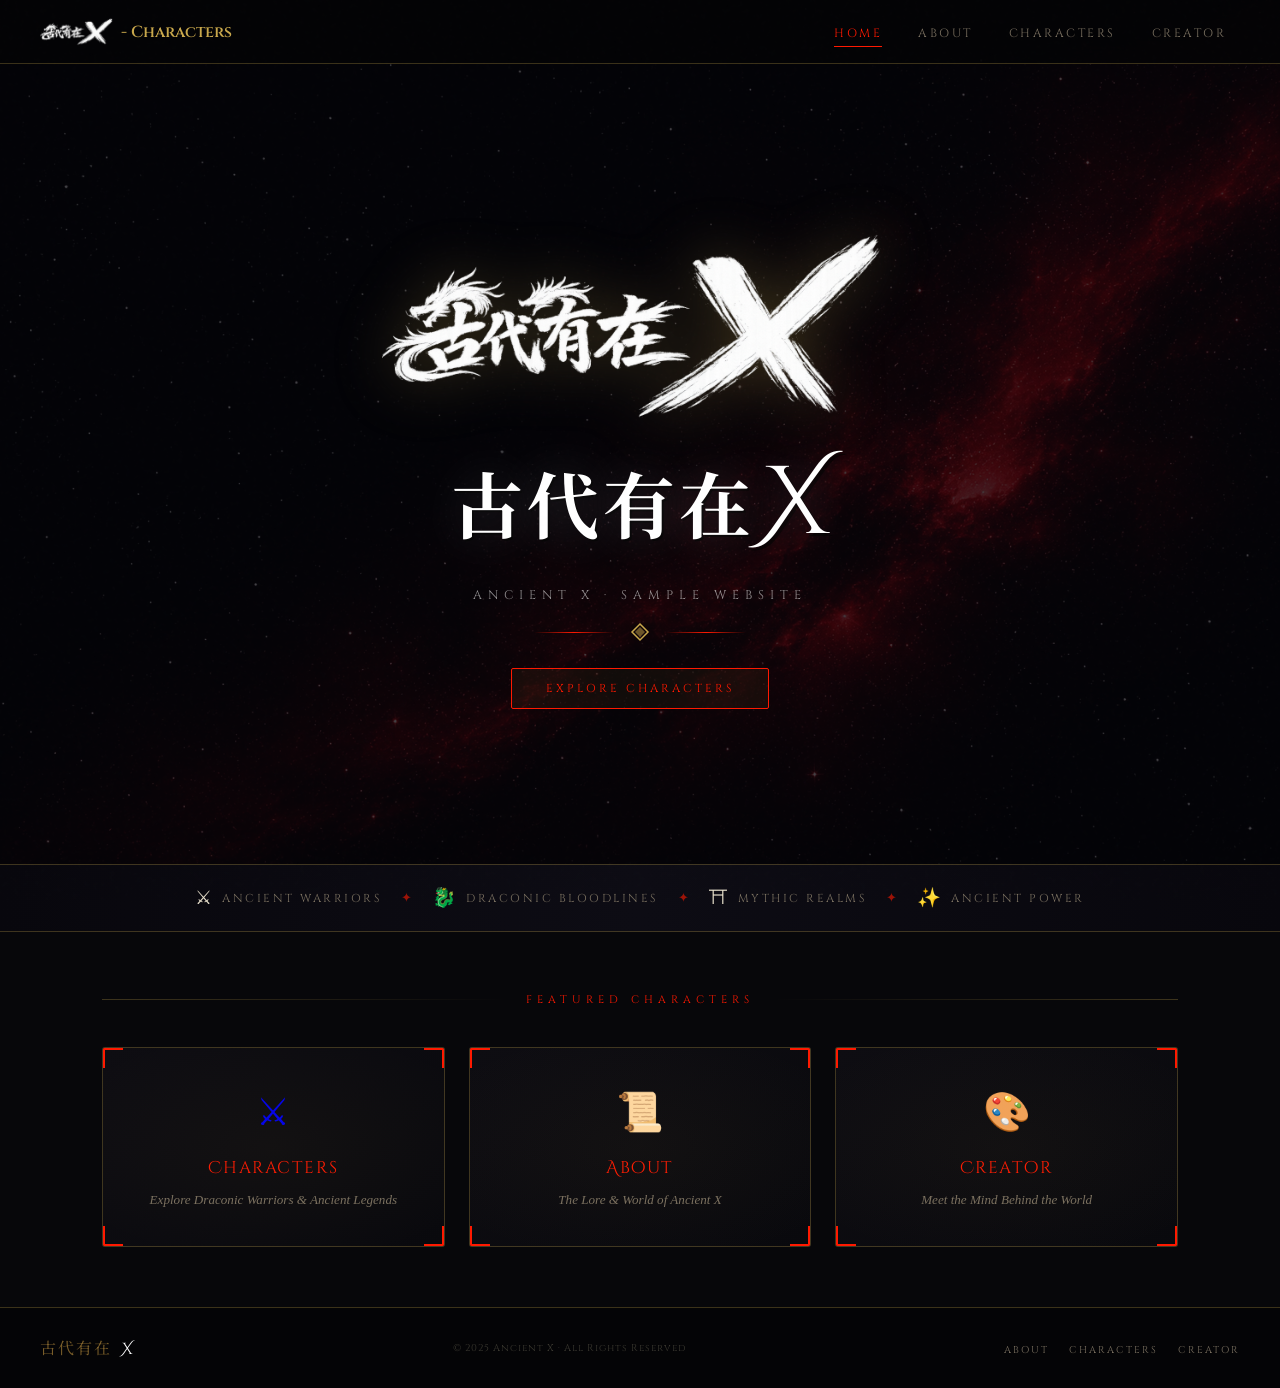
<file: index.html>
<!DOCTYPE html>
<html lang="en">
<head>
<meta charset="UTF-8">
<meta name="viewport" content="width=device-width, initial-scale=1.0">
<title>Ancient X — 古代有在</title>
<link rel="preconnect" href="https://fonts.googleapis.com">
<link href="https://fonts.googleapis.com/css2?family=Cinzel+Decorative:wght@400;700;900&family=Cinzel:wght@400;600;700&family=IM+Fell+English:ital@0;1&family=Noto+Serif+SC:wght@400;700&display=swap" rel="stylesheet">
<link rel="stylesheet" href="style.css">
</head>
<body>

<!-- ═══ NAVBAR ═══ -->
<nav id="navbar">
  <a href="index.html" class="nav-brand">
    <img src="logo.png" alt="Ancient X" class="nav-logo">
    <span class="nav-brand-text"> - Characters</span>
  </a>
  <button class="hamburger" id="hamburger" aria-label="Menu">
    <span></span><span></span><span></span>
  </button>
  <ul class="nav-links" id="nav-links">
    <li><a href="index.html" class="nav-link active">Home</a></li>
    <li><a href="about.html" class="nav-link">About</a></li>
    <li><a href="characters.html" class="nav-link">Characters</a></li>
    <li><a href="creator.html" class="nav-link">Creator</a></li>
  </ul>
</nav>

<!-- ═══ HERO BANNER ═══ -->
<section class="hero" id="home">
  <div class="hero-particles" id="particles"></div>
  <div class="hero-bg-overlay"></div>

  <!-- Logo / Banner image -->
  <div class="hero-content">
    <div class="hero-logo-wrap">
      <img src="logo.png" alt="古代有在 X" class="hero-logo-img" onerror="this.style.display='none'; document.getElementById('hero-title-fallback').style.display='flex'">
      <div class="hero-title-fallback" id="hero-title-fallback">
        <div class="hero-cn">古代有在</div>
        <div class="hero-en-x">X</div>
      </div>
    </div>
    <div class="hero-tagline">Ancient X · Sample Website</div>
    <div class="hero-ornament">
      <div class="orn-line"></div>
      <svg width="20" height="20" viewBox="0 0 20 20"><polygon points="10,2 18,10 10,18 2,10" fill="none" stroke="#c9a84c" stroke-width="1.5"/><polygon points="10,5 15,10 10,15 5,10" fill="#c9a84c" opacity="0.5"/></svg>
      <div class="orn-line"></div>
    </div>
    <a href="characters.html" class="hero-cta">Explore Characters</a>
  </div>
</section>

<!-- ═══ INTRO STRIP ═══ -->
<section class="intro-strip">
  <div class="intro-inner">
    <div class="intro-item">
      <div class="intro-icon">⚔</div>
      <div class="intro-text">Ancient Warriors</div>
    </div>
    <div class="intro-sep">✦</div>
    <div class="intro-item">
      <div class="intro-icon">🐉</div>
      <div class="intro-text">Draconic Bloodlines</div>
    </div>
    <div class="intro-sep">✦</div>
    <div class="intro-item">
      <div class="intro-icon">⛩</div>
      <div class="intro-text">Mythic Realms</div>
    </div>
    <div class="intro-sep">✦</div>
    <div class="intro-item">
      <div class="intro-icon">✨</div>
      <div class="intro-text">Ancient Power</div>
    </div>
  </div>
</section>

<!-- ═══ HOME PREVIEW ═══ -->
<section class="home-preview section-wrap">
  <div class="section-hdr">
    <div class="shdr-line"></div>
    <span class="shdr-label">Featured Characters</span>
    <div class="shdr-line"></div>
  </div>
  <div class="preview-grid">
    <a href="characters.html" class="preview-card">
      <div class="preview-card-bg"></div>
      <div class="pcard-corner tl"></div><div class="pcard-corner tr"></div>
      <div class="pcard-corner bl"></div><div class="pcard-corner br"></div>
      <div class="preview-card-icon">⚔</div>
      <div class="preview-card-title">Characters</div>
      <div class="preview-card-sub">Explore Draconic Warriors & Ancient Legends</div>
    </a>
    <a href="about.html" class="preview-card">
      <div class="preview-card-bg"></div>
      <div class="pcard-corner tl"></div><div class="pcard-corner tr"></div>
      <div class="pcard-corner bl"></div><div class="pcard-corner br"></div>
      <div class="preview-card-icon">📜</div>
      <div class="preview-card-title">About</div>
      <div class="preview-card-sub">The Lore & World of Ancient X</div>
    </a>
    <a href="creator.html" class="preview-card">
      <div class="preview-card-bg"></div>
      <div class="pcard-corner tl"></div><div class="pcard-corner tr"></div>
      <div class="pcard-corner bl"></div><div class="pcard-corner br"></div>
      <div class="preview-card-icon">🎨</div>
      <div class="preview-card-title">Creator</div>
      <div class="preview-card-sub">Meet the Mind Behind the World</div>
    </a>
  </div>
</section>

<footer class="site-footer">
  <div class="footer-brand">古代有在 <span>X</span></div>
  <div class="footer-copy">© 2025 Ancient X · All Rights Reserved</div>
  <ul class="footer-links">
    <li><a href="about.html">About</a></li>
    <li><a href="characters.html">Characters</a></li>
    <li><a href="creator.html">Creator</a></li>
  </ul>
</footer>

<script src="main.js"></script>
</body>
</html>
</file>
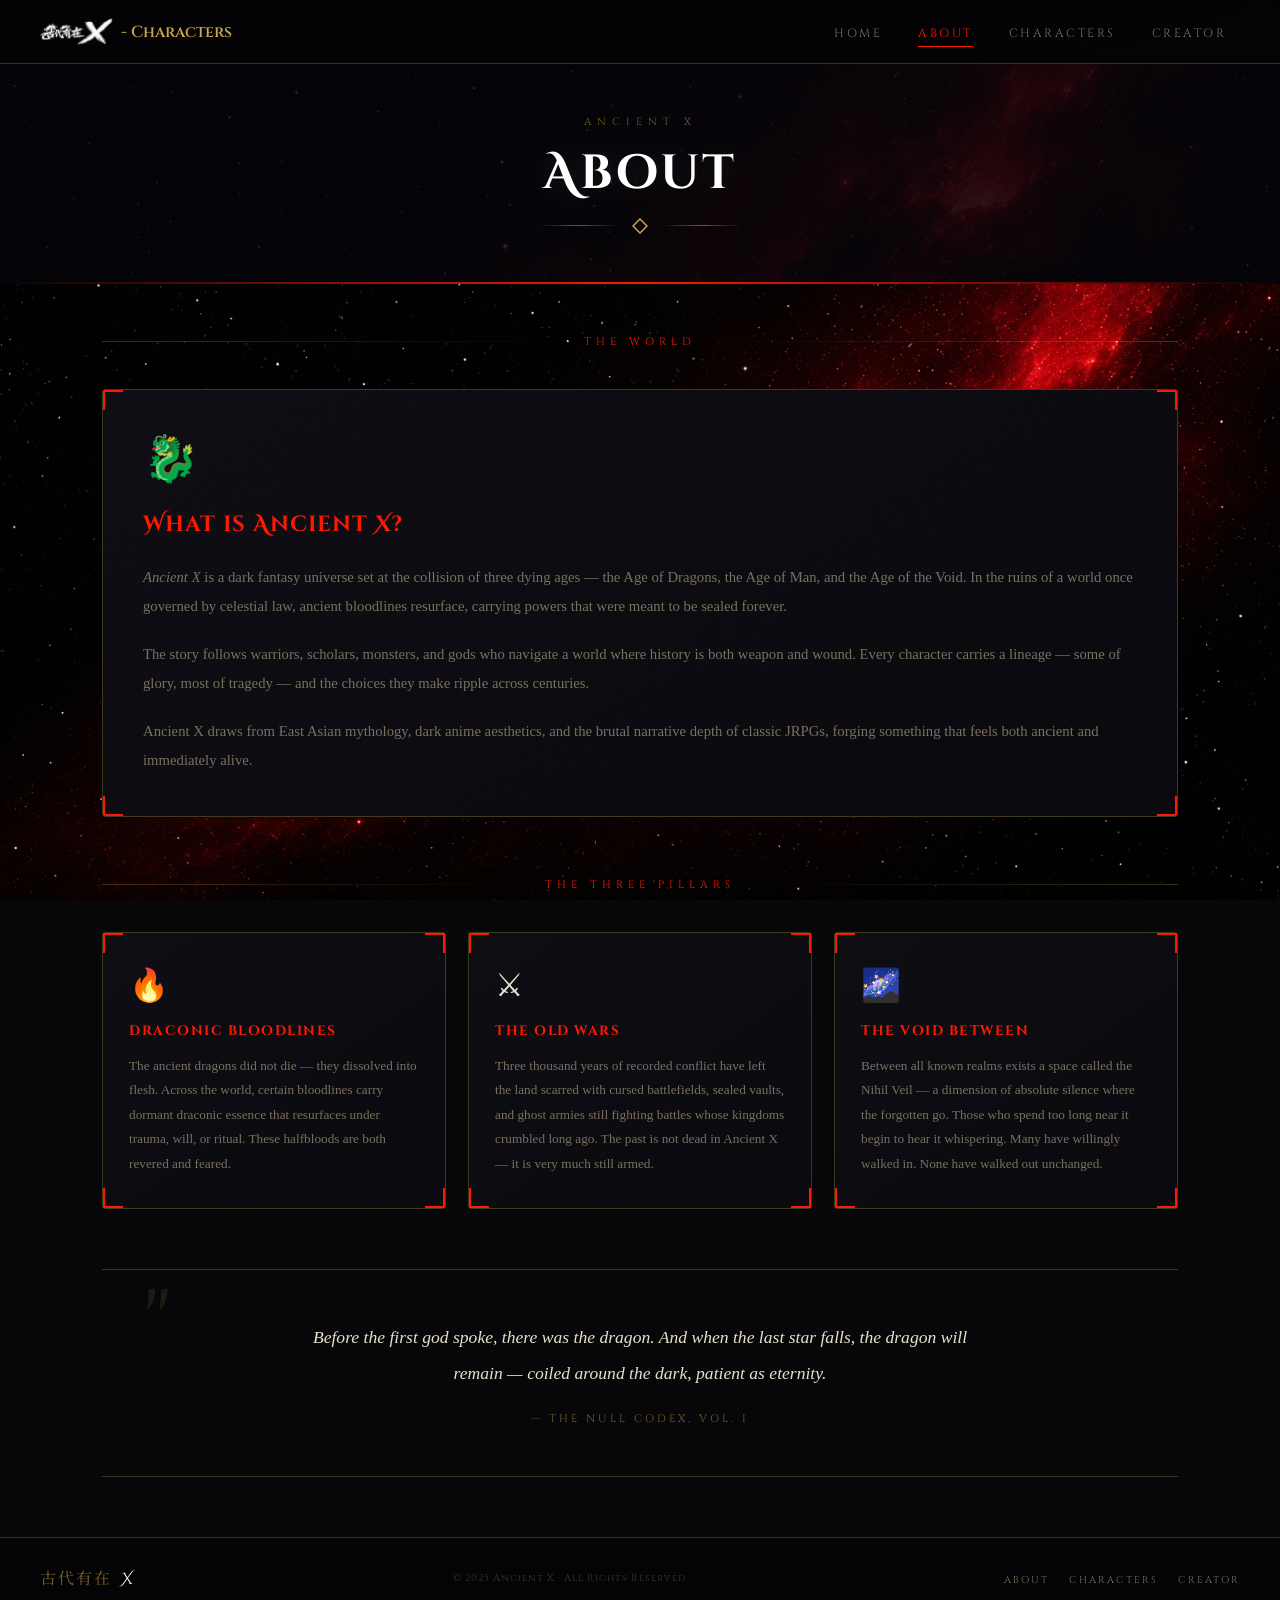
<file: about.html>
<!DOCTYPE html>
<html lang="en">
<head>
<meta charset="UTF-8">
<meta name="viewport" content="width=device-width, initial-scale=1.0">
<title>About — Ancient X</title>
<link href="https://fonts.googleapis.com/css2?family=Cinzel+Decorative:wght@400;700;900&family=Cinzel:wght@400;600;700&family=IM+Fell+English:ital@0;1&family=Noto+Serif+SC:wght@400;700&display=swap" rel="stylesheet">
<link rel="stylesheet" href="style.css">
</head>
<body>

<nav id="navbar">
  <a href="index.html" class="nav-brand">
    <img src="logo.png" alt="Ancient X" class="nav-logo">
    <span class="nav-brand-text"> - Characters</span>
  </a>
  <button class="hamburger" id="hamburger" aria-label="Menu">
    <span></span><span></span><span></span>
  </button>
  <ul class="nav-links" id="nav-links">
    <li><a href="index.html" class="nav-link">Home</a></li>
    <li><a href="about.html" class="nav-link active">About</a></li>
    <li><a href="characters.html" class="nav-link">Characters</a></li>
    <li><a href="creator.html" class="nav-link">Creator</a></li>
  </ul>
</nav>

<div class="page-banner">
  <div class="page-banner-bg"></div>
  <div class="page-banner-content">
    <div class="page-banner-label">Ancient X</div>
    <h1 class="page-banner-title">About</h1>
    <div class="page-banner-orn">
      <div class="orn-line"></div>
      <svg width="16" height="16" viewBox="0 0 16 16"><polygon points="8,1 15,8 8,15 1,8" fill="none" stroke="#c9a84c" stroke-width="1.5"/></svg>
      <div class="orn-line"></div>
    </div>
  </div>
</div>

<main class="section-wrap about-main">

  <div class="about-intro fade-up">
    <div class="section-hdr">
      <div class="shdr-line"></div>
      <span class="shdr-label">The World</span>
      <div class="shdr-line"></div>
    </div>
    <div class="about-lore-card">
      <div class="card-corner tl"></div>
      <div class="card-corner tr"></div>
      <div class="card-corner bl"></div>
      <div class="card-corner br"></div>
      <div class="about-lore-icon">🐉</div>
      <h2 class="about-lore-title">What is Ancient X?</h2>
      <div class="about-lore-text">
        <p><em>Ancient X</em> is a dark fantasy universe set at the collision of three dying ages — the Age of Dragons, the Age of Man, and the Age of the Void. In the ruins of a world once governed by celestial law, ancient bloodlines resurface, carrying powers that were meant to be sealed forever.</p>
        <p>The story follows warriors, scholars, monsters, and gods who navigate a world where history is both weapon and wound. Every character carries a lineage — some of glory, most of tragedy — and the choices they make ripple across centuries.</p>
        <p>Ancient X draws from East Asian mythology, dark anime aesthetics, and the brutal narrative depth of classic JRPGs, forging something that feels both ancient and immediately alive.</p>
      </div>
    </div>
  </div>

  <div class="about-pillars fade-up">
    <div class="section-hdr" style="margin-top:60px">
      <div class="shdr-line"></div>
      <span class="shdr-label">The Three Pillars</span>
      <div class="shdr-line"></div>
    </div>
    <div class="pillars-grid">
      <div class="pillar-card">
        <div class="card-corner tl"></div><div class="card-corner tr"></div>
        <div class="card-corner bl"></div><div class="card-corner br"></div>
        <div class="pillar-icon">🔥</div>
        <h3 class="pillar-title">Draconic Bloodlines</h3>
        <p class="pillar-text">The ancient dragons did not die — they dissolved into flesh. Across the world, certain bloodlines carry dormant draconic essence that resurfaces under trauma, will, or ritual. These halfbloods are both revered and feared.</p>
      </div>
      <div class="pillar-card">
        <div class="card-corner tl"></div><div class="card-corner tr"></div>
        <div class="card-corner bl"></div><div class="card-corner br"></div>
        <div class="pillar-icon">⚔</div>
        <h3 class="pillar-title">The Old Wars</h3>
        <p class="pillar-text">Three thousand years of recorded conflict have left the land scarred with cursed battlefields, sealed vaults, and ghost armies still fighting battles whose kingdoms crumbled long ago. The past is not dead in Ancient X — it is very much still armed.</p>
      </div>
      <div class="pillar-card">
        <div class="card-corner tl"></div><div class="card-corner tr"></div>
        <div class="card-corner bl"></div><div class="card-corner br"></div>
        <div class="pillar-icon">🌌</div>
        <h3 class="pillar-title">The Void Between</h3>
        <p class="pillar-text">Between all known realms exists a space called the Nihil Veil — a dimension of absolute silence where the forgotten go. Those who spend too long near it begin to hear it whispering. Many have willingly walked in. None have walked out unchanged.</p>
      </div>
    </div>
  </div>

  <div class="about-quote fade-up">
    <div class="quote-mark">"</div>
    <blockquote class="quote-text">Before the first god spoke, there was the dragon. And when the last star falls, the dragon will remain — coiled around the dark, patient as eternity.</blockquote>
    <div class="quote-source">— The Null Codex, Vol. I</div>
  </div>

</main>

<footer class="site-footer">
  <div class="footer-brand">古代有在 <span>X</span></div>
  <div class="footer-copy">© 2025 Ancient X · All Rights Reserved</div>
  <ul class="footer-links">
    <li><a href="about.html">About</a></li>
    <li><a href="characters.html">Characters</a></li>
    <li><a href="creator.html">Creator</a></li>
  </ul>
</footer>

<script src="main.js"></script>
</body>
</html>
</file>
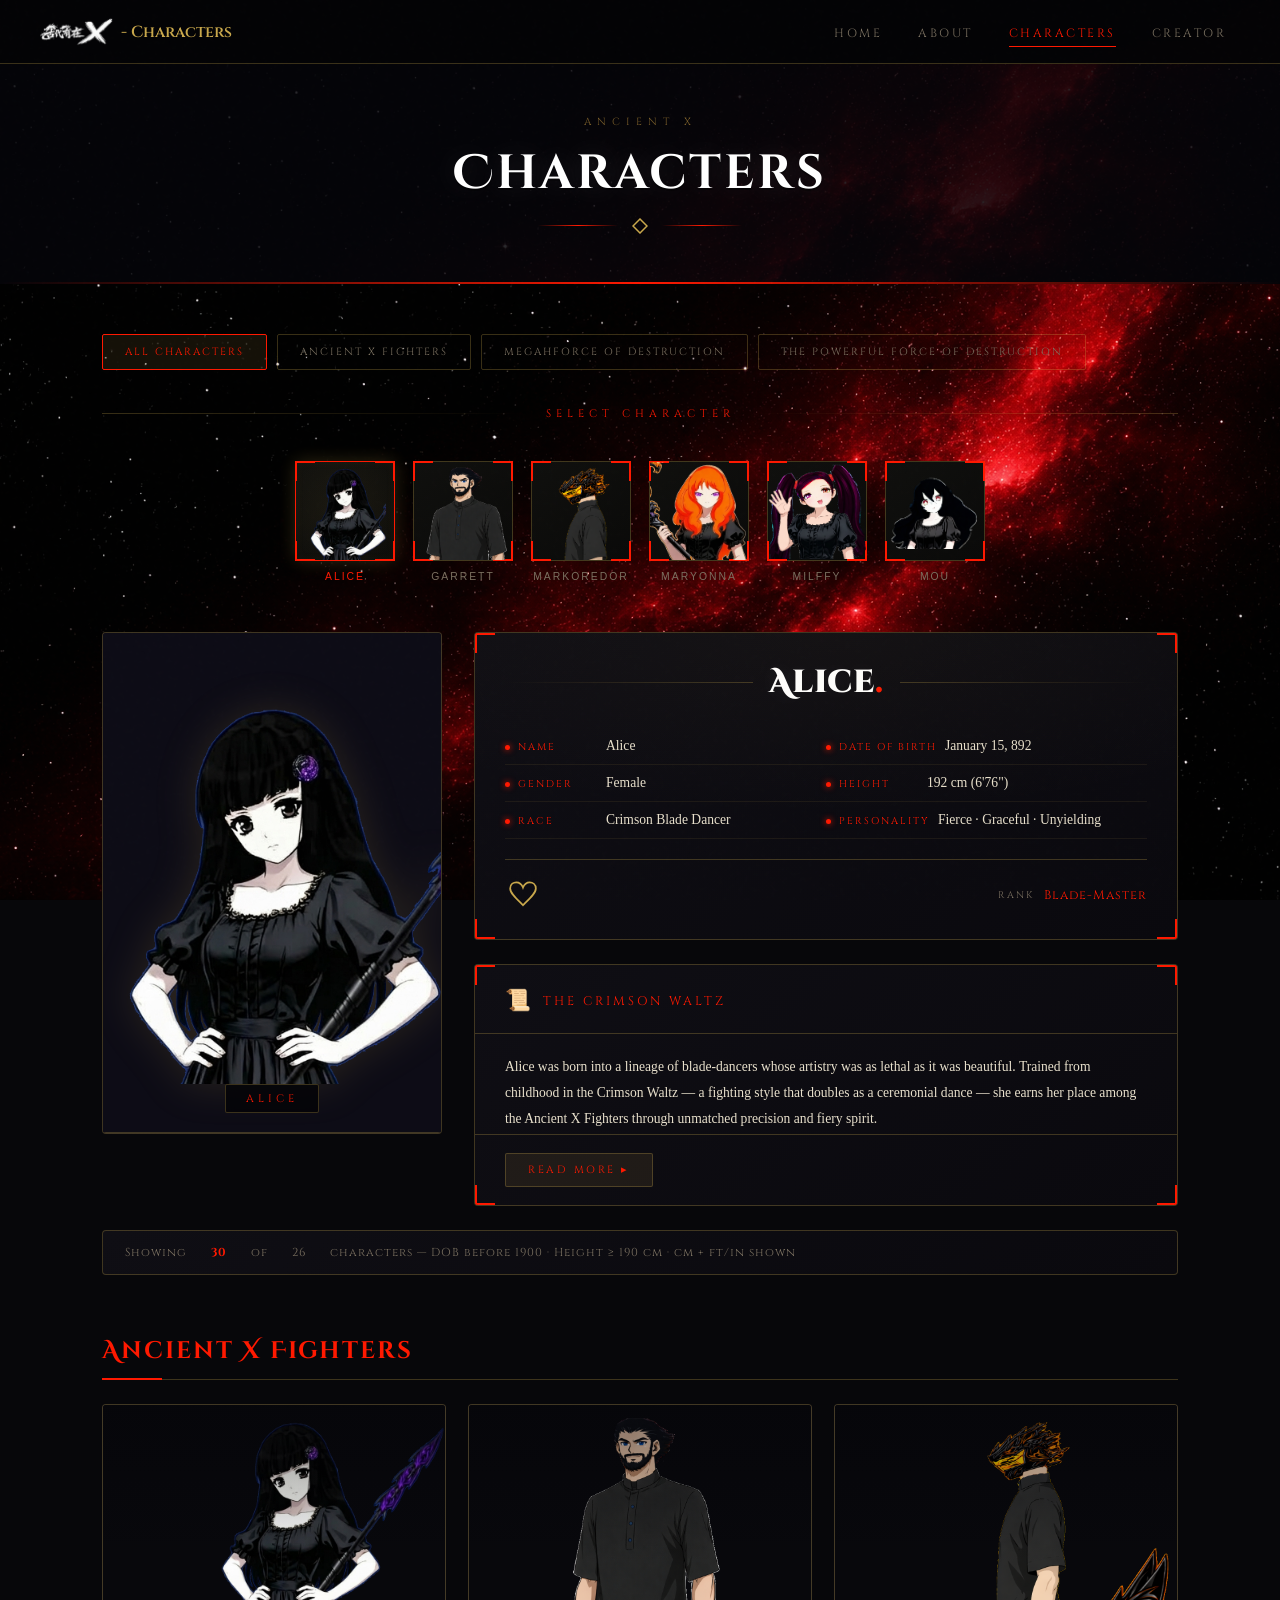
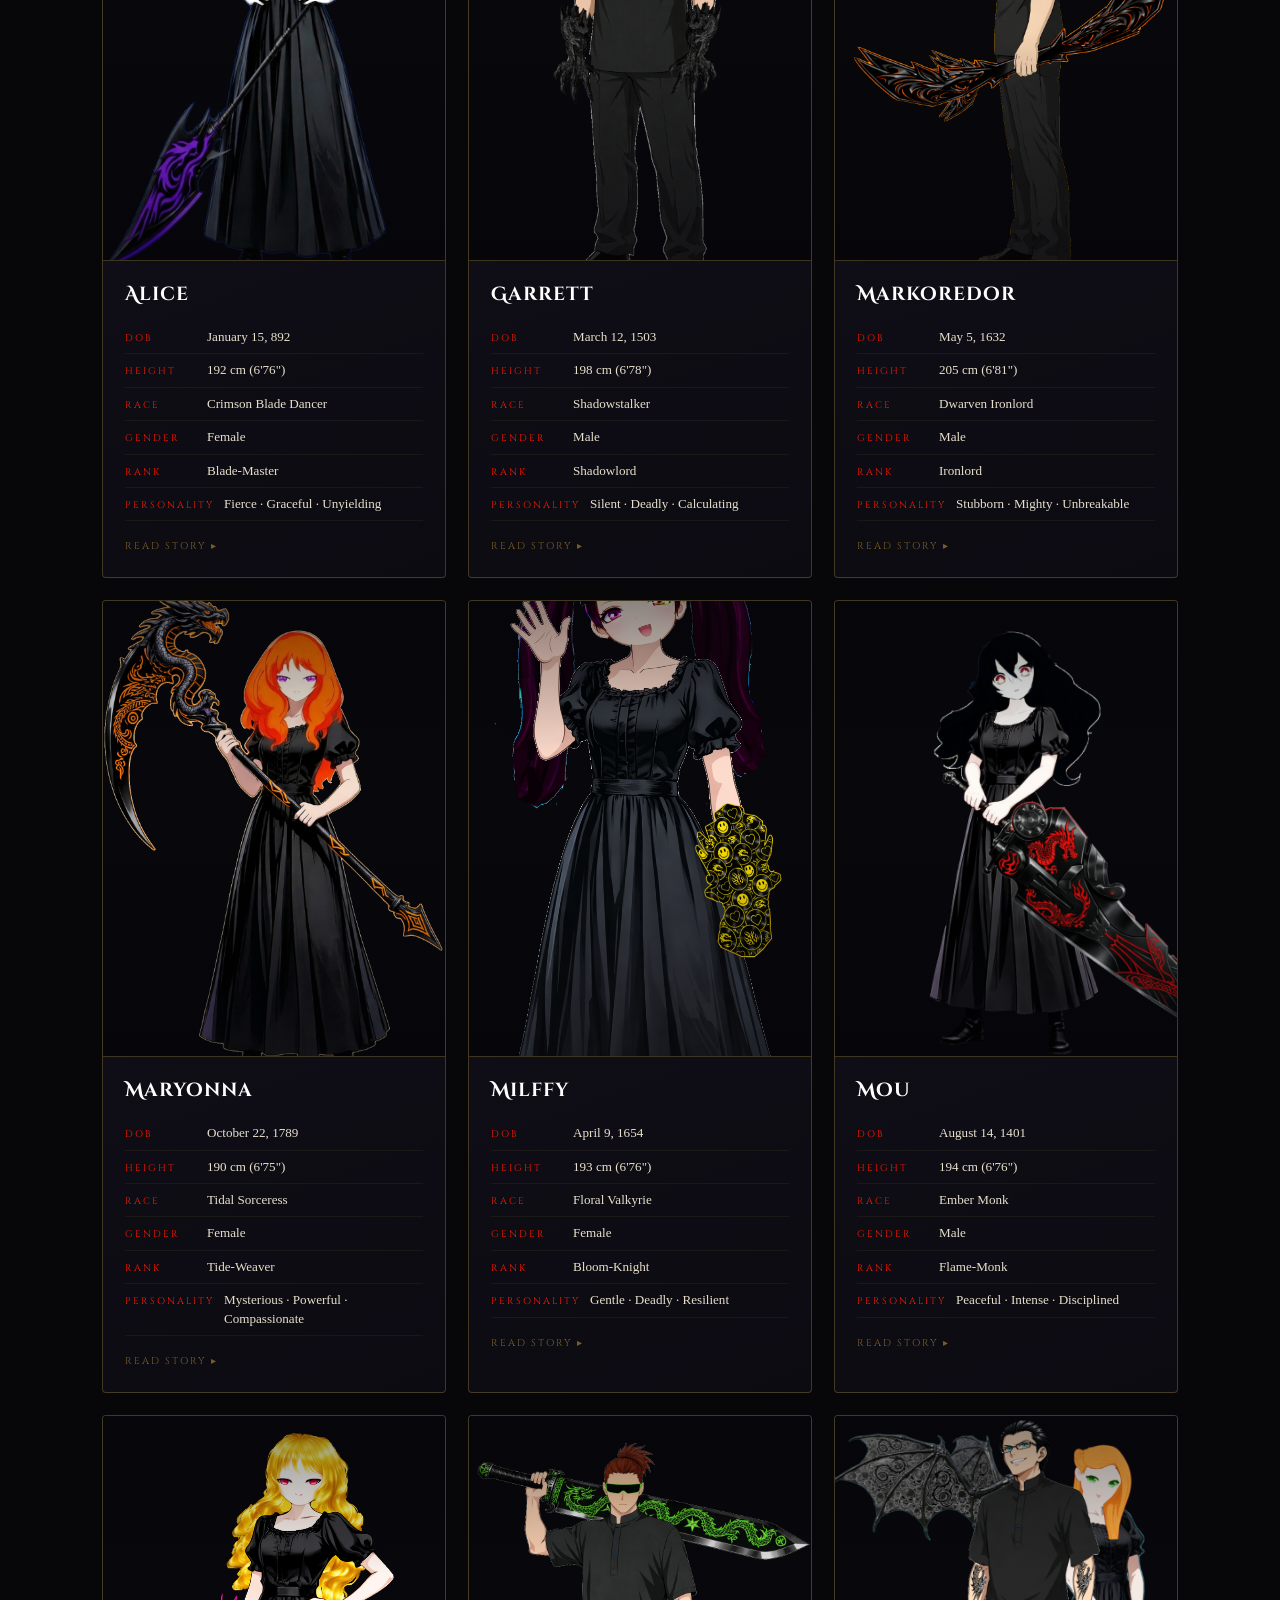
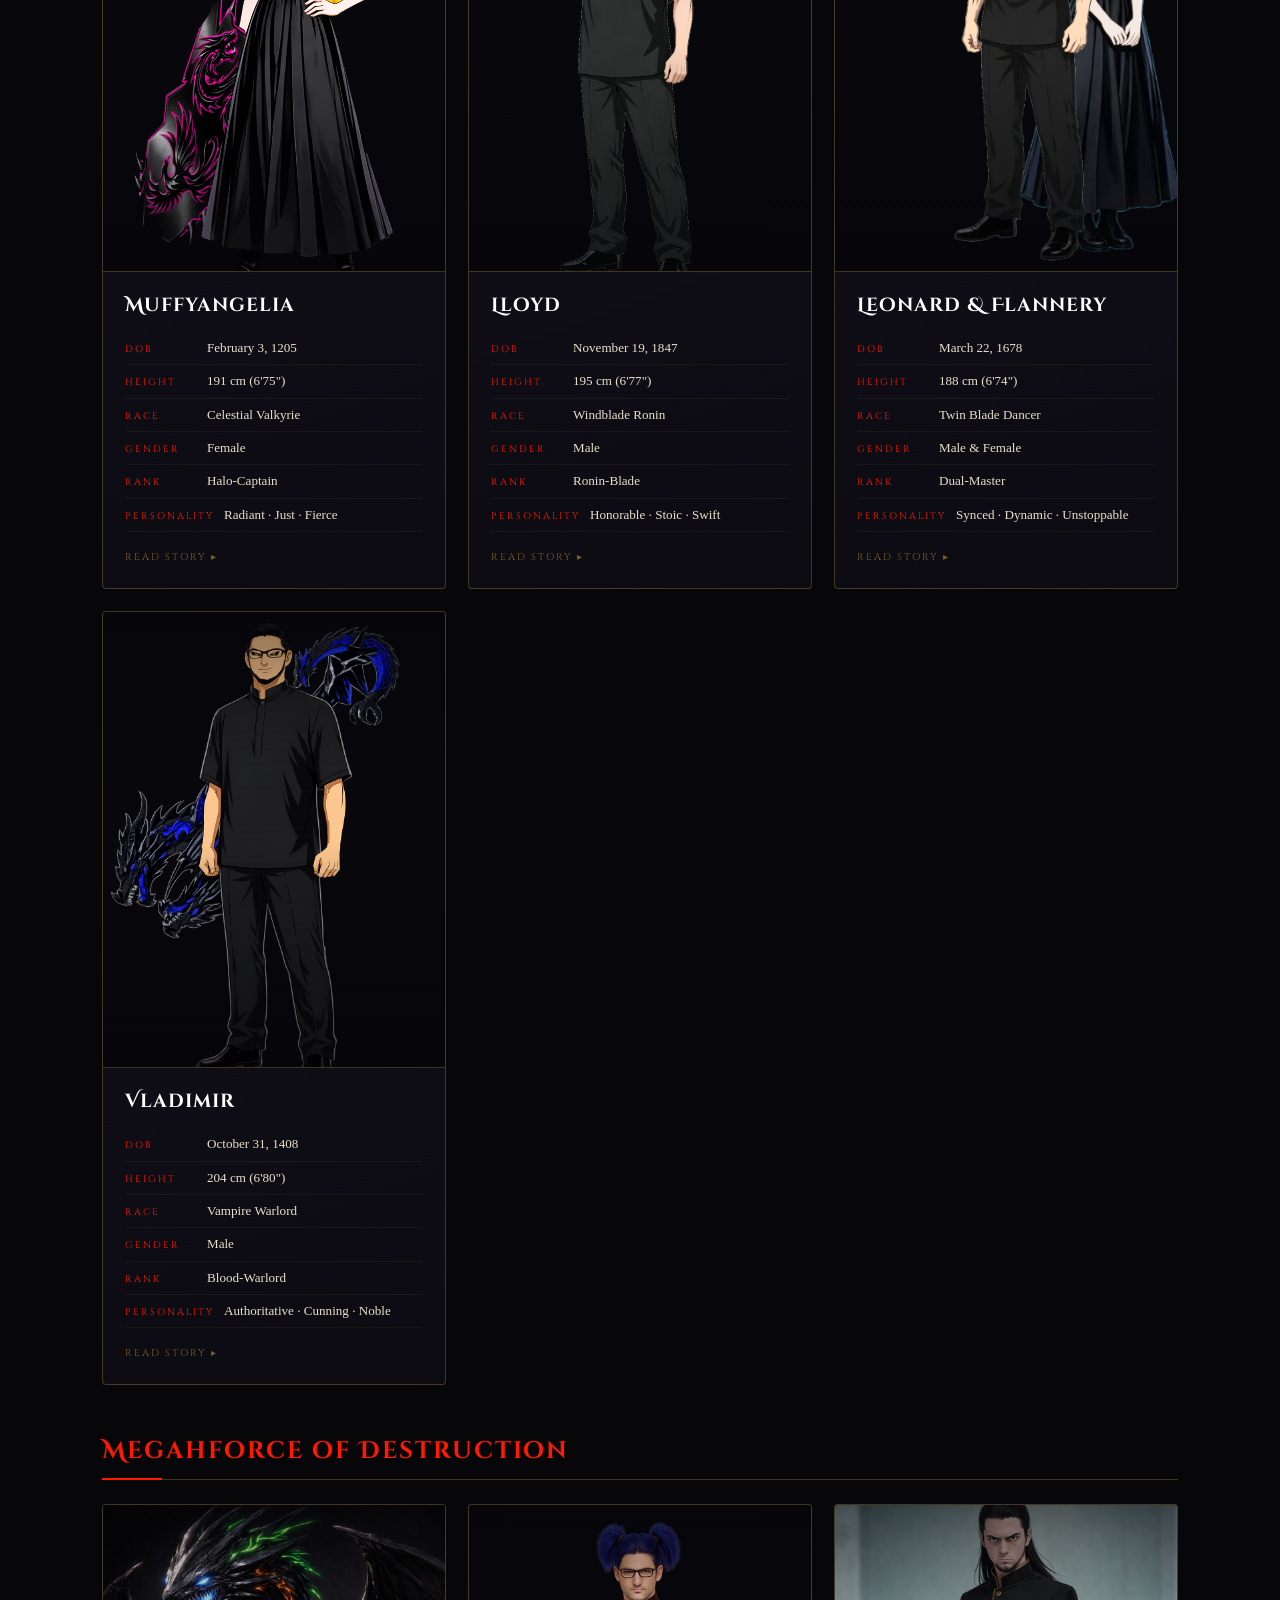
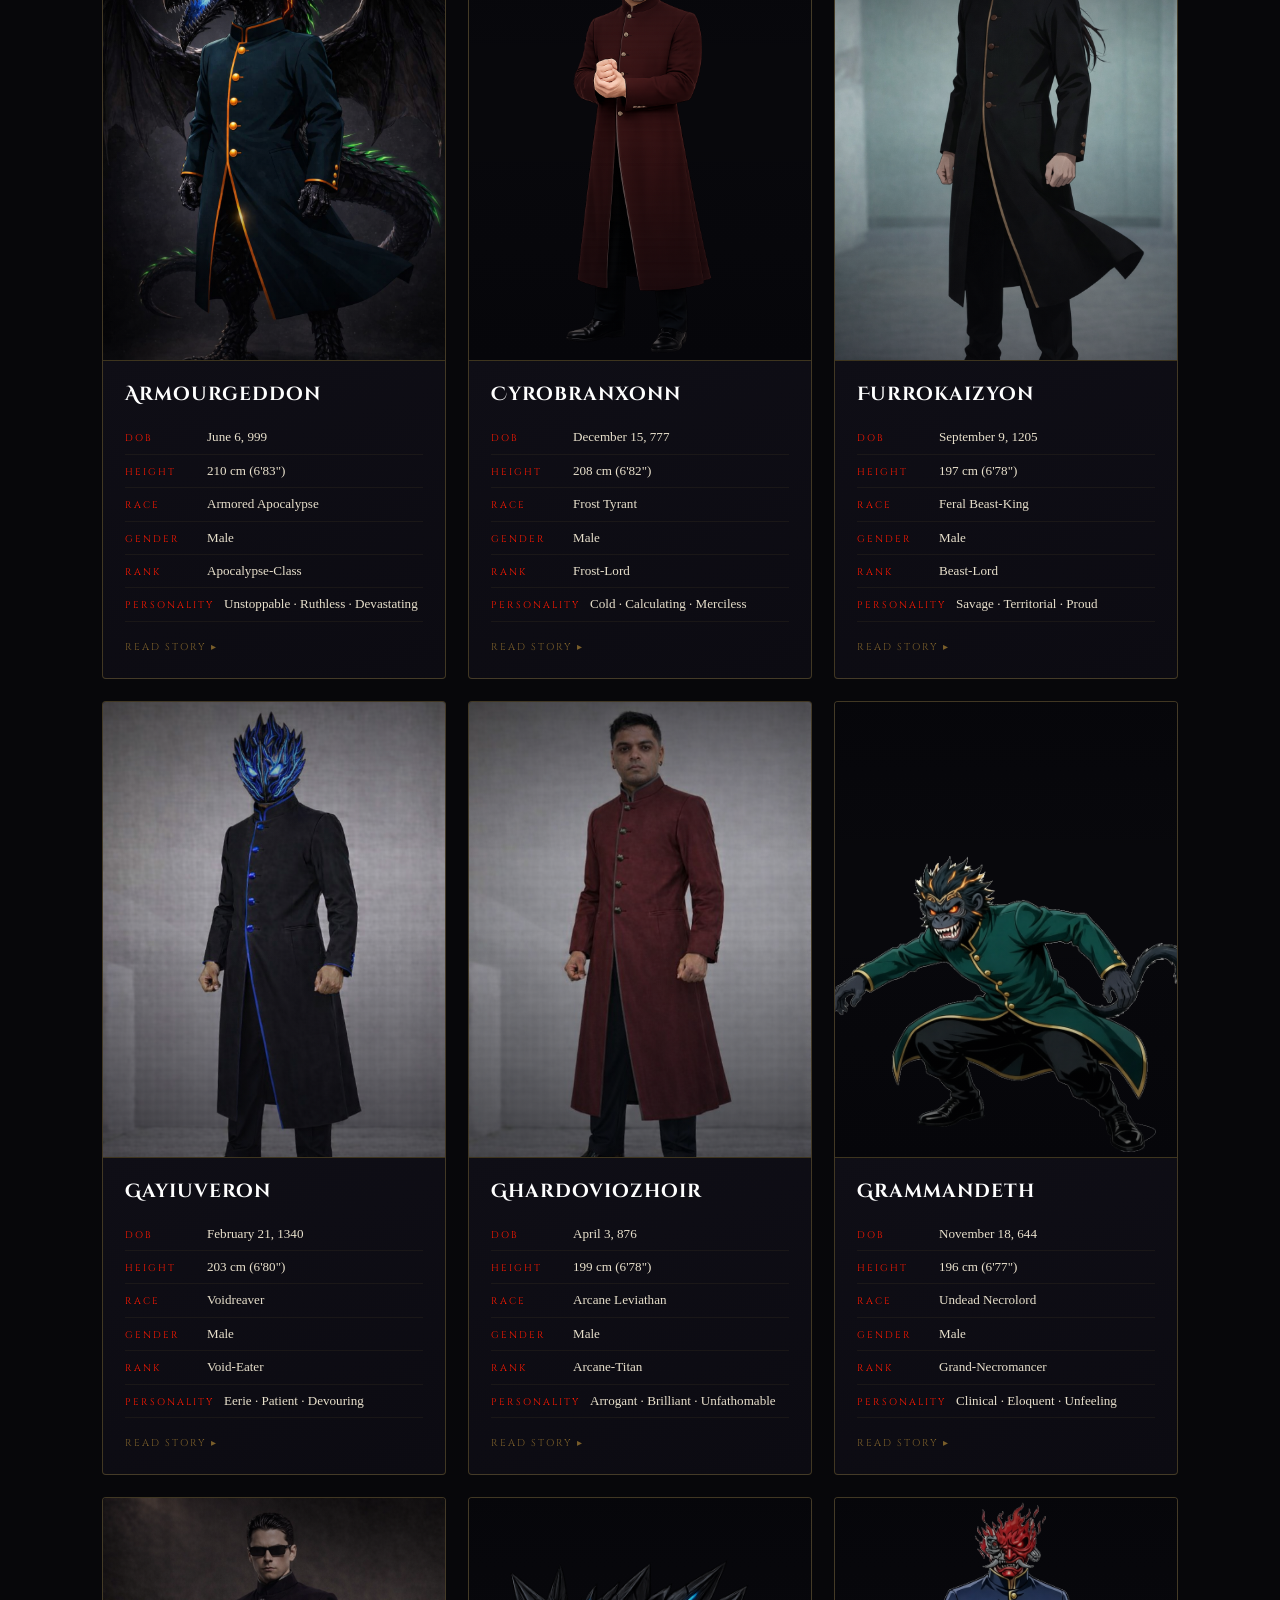
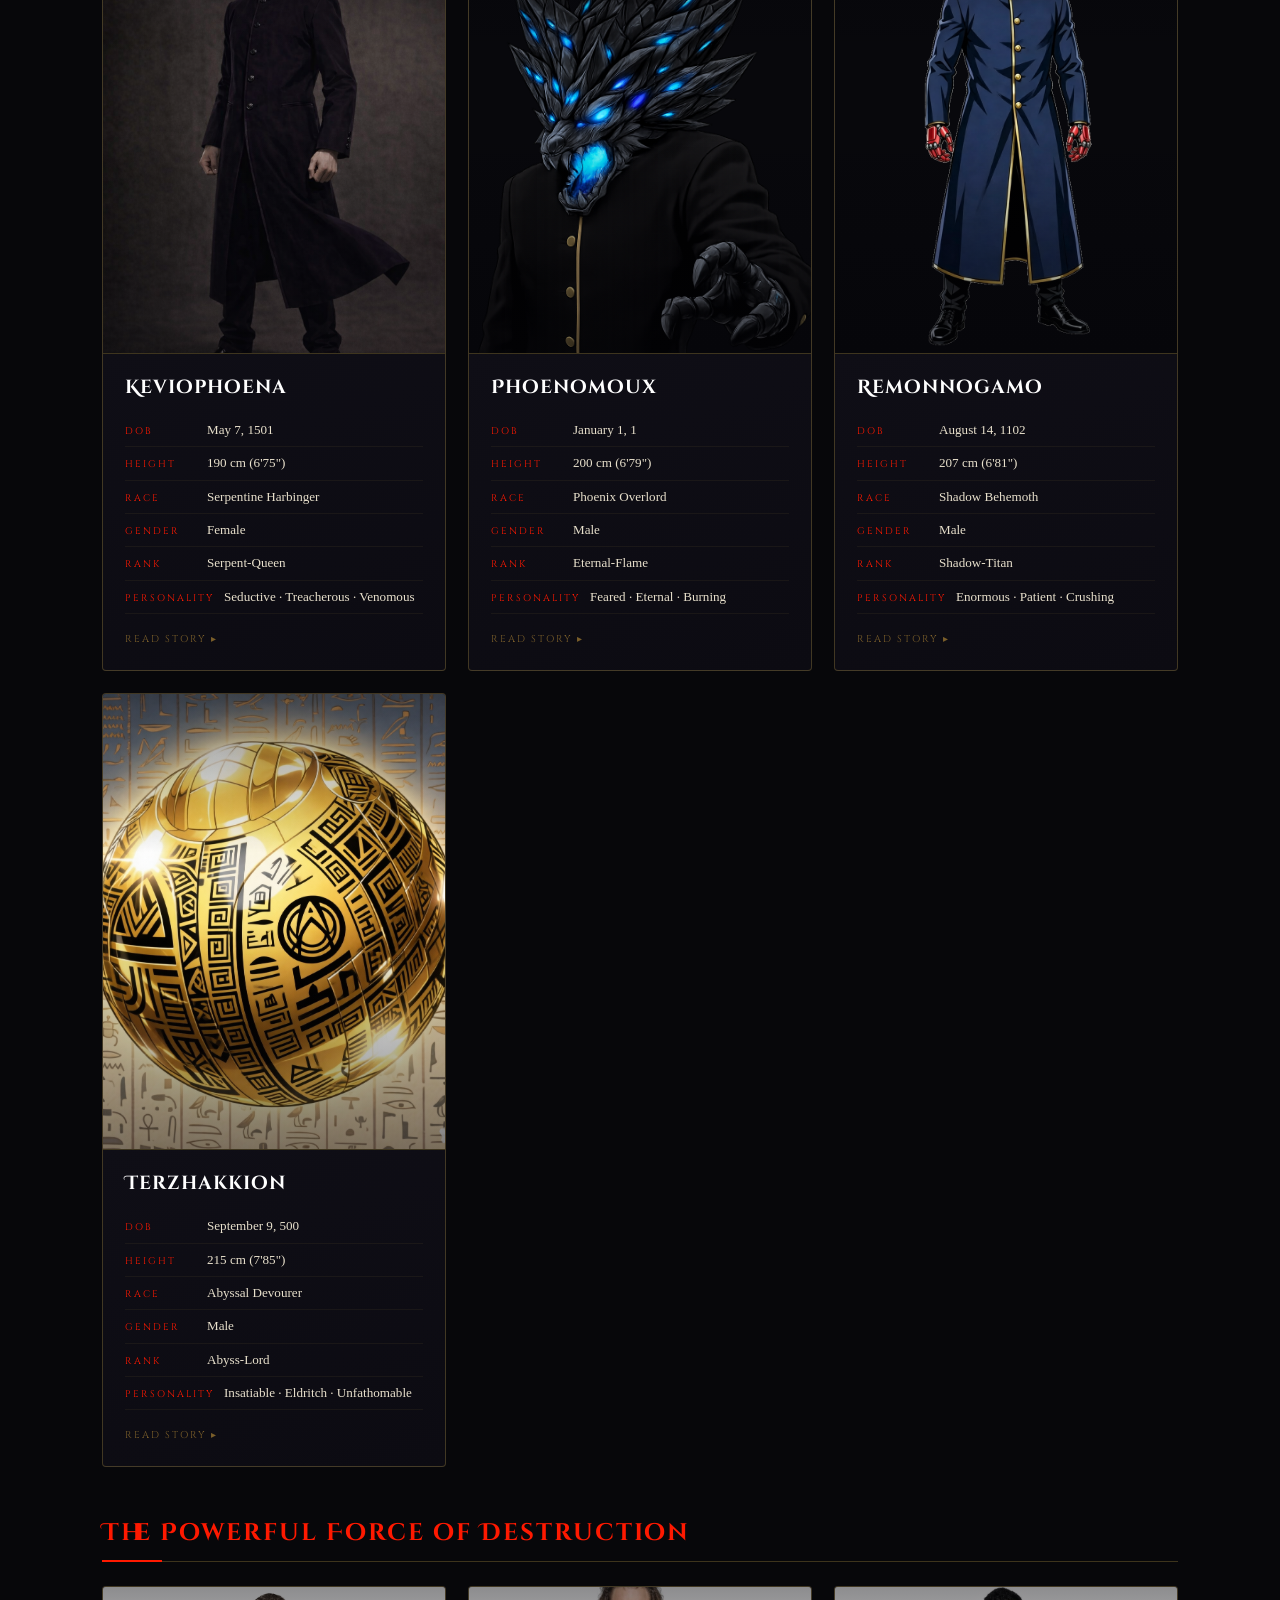
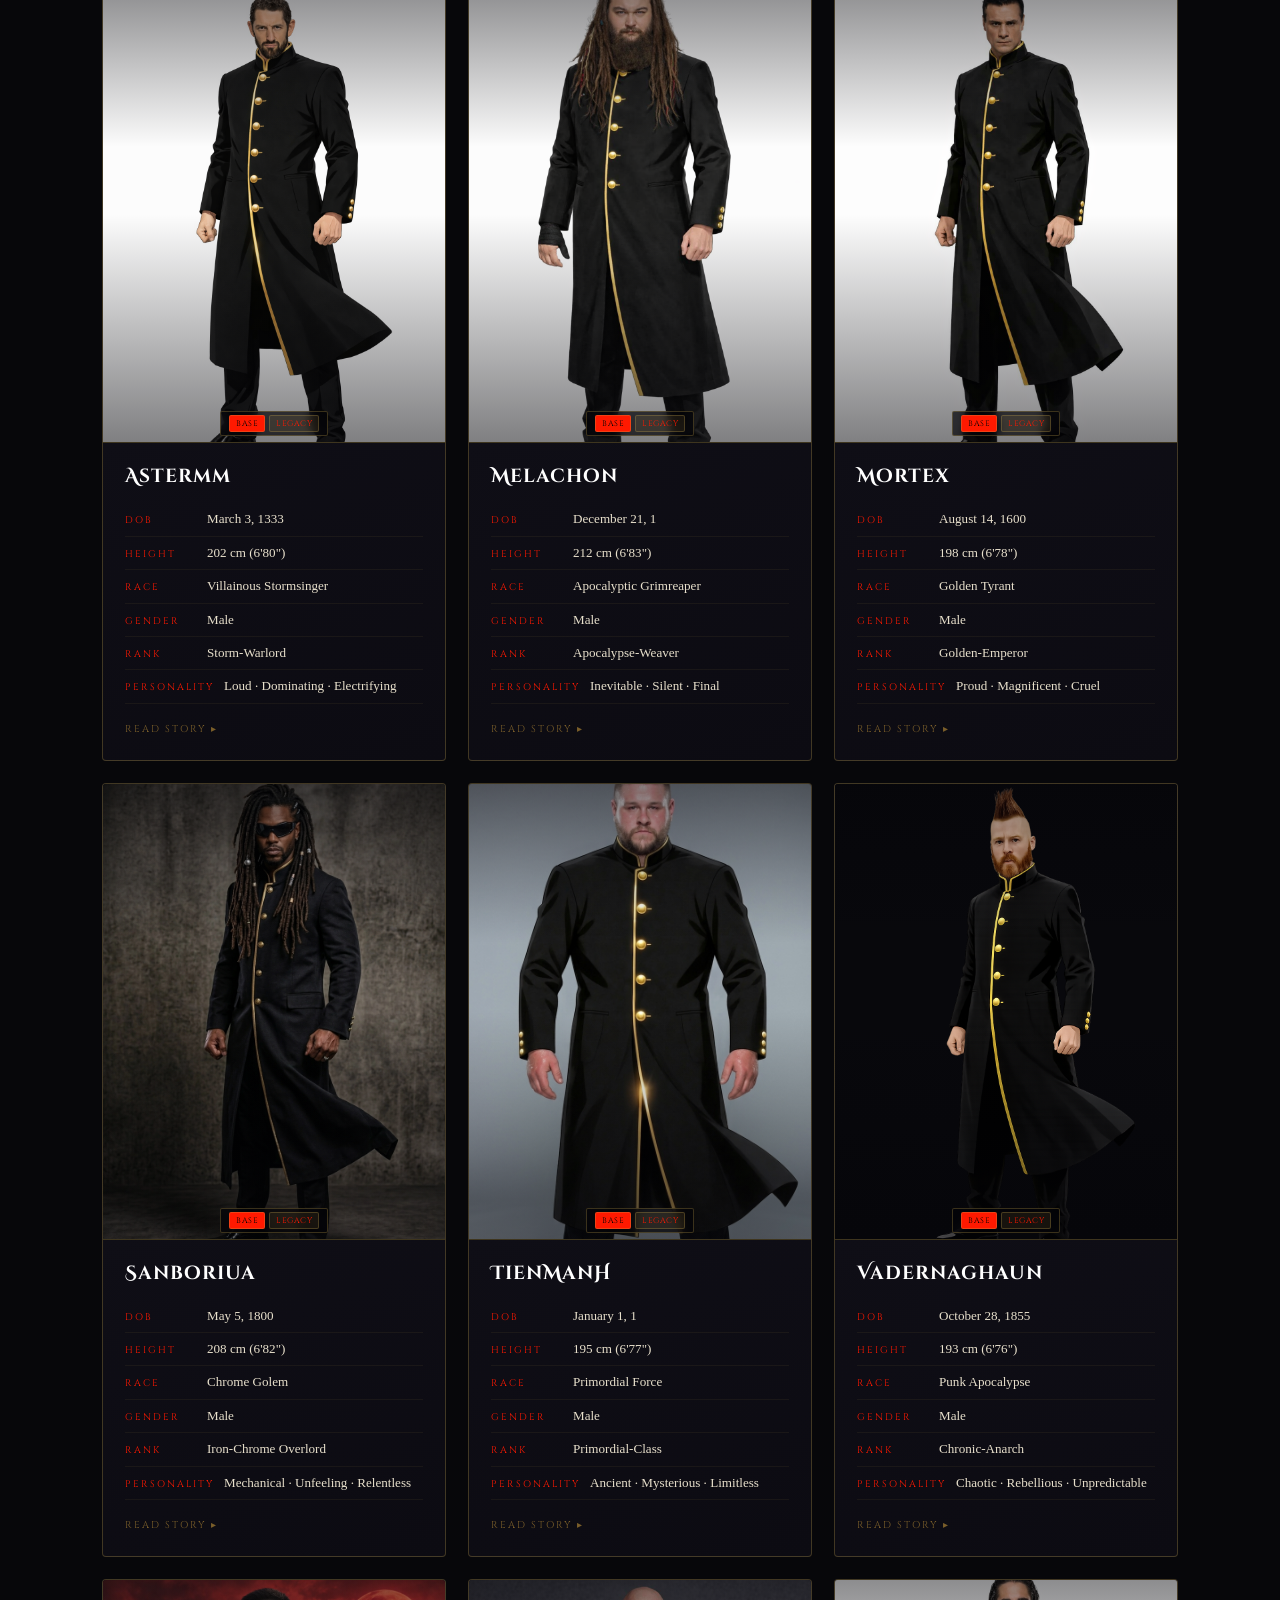
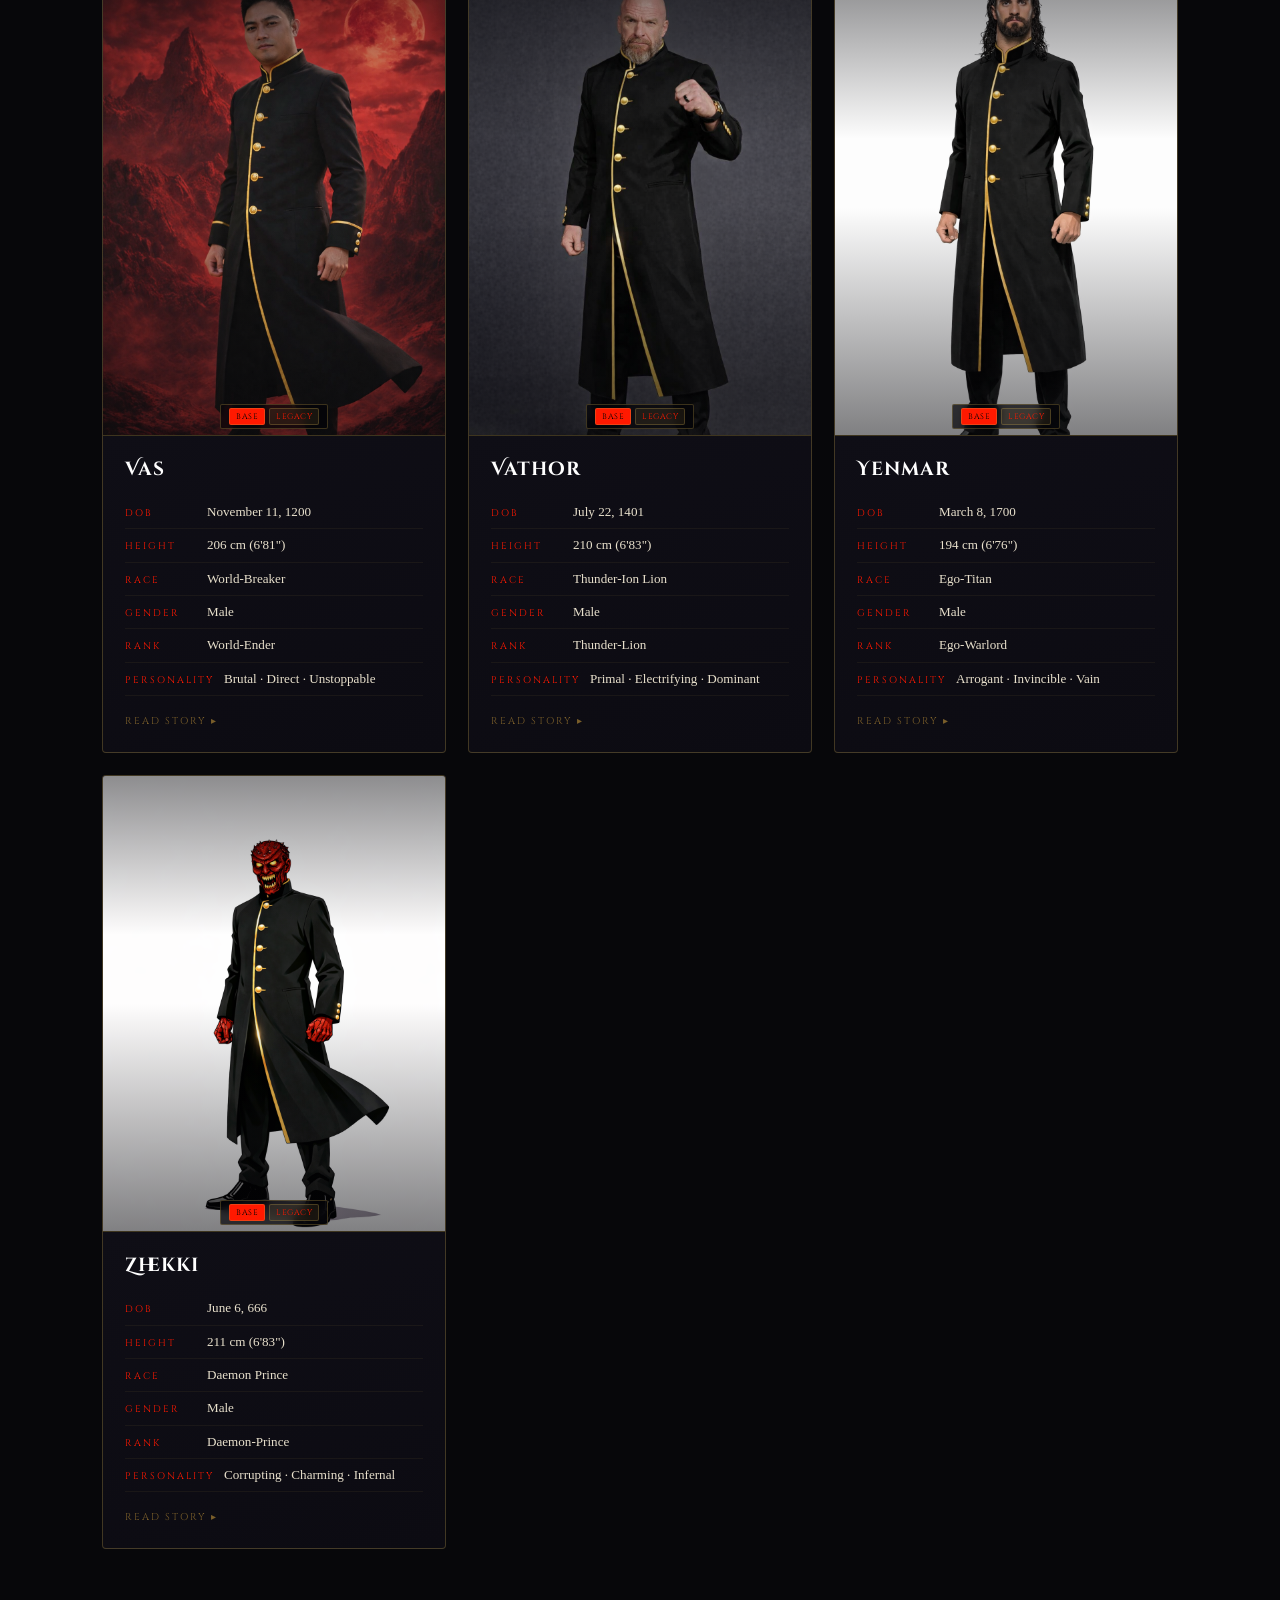
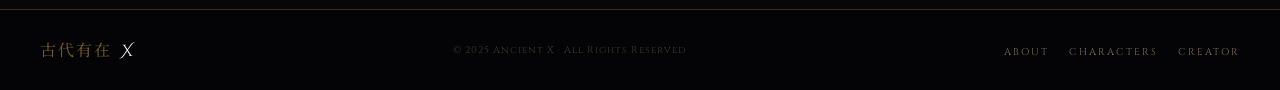
<file: characters.html>
<!DOCTYPE html>
<html lang="en">
<head>
<meta charset="UTF-8">
<meta name="viewport" content="width=device-width, initial-scale=1.0">
<title>Characters — Ancient X</title>
<link href="https://fonts.googleapis.com/css2?family=Cinzel+Decorative:wght@400;700;900&family=Cinzel:wght@400;600;700&family=IM+Fell+English:ital@0;1&family=Noto+Serif+SC:wght@400;700&display=swap" rel="stylesheet">
<link rel="stylesheet" href="style.css">
<style>
  .avatar-img-wrap {
    display: flex;
    align-items: center;
    justify-content: center;
  }
  .avatar-img-wrap img {
    display: block;
    width: 100%;
    height: 100%;
    object-fit: contain;
    object-position: center;
  }
</style>
</head>
<body>

<nav id="navbar">
  <a href="index.html" class="nav-brand">
    <img src="logo.png" alt="Ancient X" class="nav-logo">
    <span class="nav-brand-text"> - Characters</span>
  </a>
  <button class="hamburger" id="hamburger" aria-label="Menu">
    <span></span><span></span><span></span>
  </button>
  <ul class="nav-links" id="nav-links">
    <li><a href="index.html" class="nav-link">Home</a></li>
    <li><a href="about.html" class="nav-link">About</a></li>
    <li><a href="characters.html" class="nav-link active">Characters</a></li>
    <li><a href="creator.html" class="nav-link">Creator</a></li>
  </ul>
</nav>

<div class="page-banner">
  <div class="page-banner-bg"></div>
  <div class="page-banner-content">
    <div class="page-banner-label">Ancient X</div>
    <h1 class="page-banner-title">Characters</h1>
    <div class="page-banner-orn">
      <div class="orn-line"></div>
      <svg width="16" height="16" viewBox="0 0 16 16"><polygon points="8,1 15,8 8,15 1,8" fill="none" stroke="#c9a84c" stroke-width="1.5"/></svg>
      <div class="orn-line"></div>
    </div>
  </div>
</div>

<main class="chars-main section-wrap">

  <!-- Category Tabs -->
  <div class="cat-tabs" id="catTabs">
    <button class="cat-tab active" data-folder="all">All Characters</button>
    <button class="cat-tab" data-folder="fighters">Ancient X Fighters</button>
    <button class="cat-tab" data-folder="megahforce">Megahforce of Destruction</button>
    <button class="cat-tab" data-folder="powerful">The Powerful Force of Destruction</button>
  </div>

  <!-- Avatar Section -->
  <div class="avatar-section">
    <div class="section-hdr">
      <div class="shdr-line"></div>
      <span class="shdr-label" id="avatarLabel">Select Character</span>
      <div class="shdr-line"></div>
    </div>
    <div class="avatar-grid" id="avatarGrid"></div>
  </div>

  <!-- Character Display -->
  <div class="char-display" id="charDisplay">
    <div class="char-art-panel" id="charArtPanel">
      <div class="char-art-bg-glow" id="charArtGlow"></div>
      <div class="char-art-rings">
        <div class="ring r1"></div><div class="ring r2"></div><div class="ring r3"></div>
      </div>
<div class="char-full-art" id="charFullArt">
         <div class="char-art-viewport" id="charArtViewport">
           <img id="charArtImg" src="" alt="" class="char-art-image" style="display:block; width:100%; height:100%; object-fit:contain; object-position:center;">
           <div class=" -art-placeholder" id="charArtPlaceholder" style="display:block">
             <svg viewBox="0 0 280 420" xmlns="http://www.w3.org/2000/svg" class="char-svg-art" id="charSVGArt">
               <defs>
                 <linearGradient id="robeg" x1="0" y1="0" x2="1" y2="1"><stop offset="0%" stop-color="#2a2a30"/><stop offset="100%" stop-color="#18181e"/></linearGradient>
                 <radialGradient id="glow1" cx="50%" cy="50%" r="50%"><stop offset="0%" stop-color="rgba(201,168,76,0.18)"/><stop offset="100%" stop-color="transparent"/></radialGradient>
               </defs>
               <ellipse cx="140" cy="240" rx="120" ry="180" fill="url(#glow1)"/>
               <path d="M 95 220 C 82 235 70 275 62 380 C 80 374 120 366 140 368 C 160 366 200 374 218 380 C 210 275 198 235 185 220 Z" fill="url(#robeg)" stroke="#3a3a48" stroke-width="1.5"/>
               <ellipse cx="82" cy="215" rx="26" ry="16" fill="#222230" stroke="#c9a84c" stroke-width="1.2" transform="rotate(-12 82 215)"/>
               <ellipse cx="198" cy="215" rx="26" ry="16" fill="#222230" stroke="#c9a84c" stroke-width="1.2" transform="rotate(12 198 215)"/>
               <ellipse cx="140" cy="152" rx="38" ry="42" fill="#d4b090"/>
               <path d="M 106 138 C 92 118 90 92 102 78 C 112 66 128 62 140 63 C 152 62 168 66 178 78 C 190 92 188 118 174 138" fill="#d4d8e8"/>
             </svg>
           </div>
         </div>
<div class="char-art-name-badge" id="charArtNameBadge">
            <span id="charArtNameText">Alice</span>
            <div class="form-toggle-btns" id="formToggleBtns">
              <button class="form-btn active" data-form="base">Base</button>
              <button class="form-btn" data-form="legacy">Legacy</button>
            </div>
          </div>
</div>
     </div>

     <div class="char-cards-col" id="charCardsCol">
      <div class="char-bio-card" id="charBioCard">
        <div class="card-corner tl"></div><div class="card-corner tr"></div><div class="card-corner bl"></div><div class="card-corner br"></div>
        <div class="card-header">
          <div class="card-header-line"></div>
          <div class="char-title-wrap">
            <h2 class="char-fullname" id="charName">Alice<span class="char-name-dot">.</span></h2>
          </div>
          <div class="card-header-line"></div>
        </div>
        <div class="bio-grid">
          <div class="bio-item"><span class="bio-bullet"></span><span class="bio-key">Name</span><span class="bio-val" id="bioName">Alice</span></div>
          <div class="bio-item"><span class="bio-bullet"></span><span class="bio-key">Date of Birth</span><span class="bio-val" id="bioDob">January 15, 892</span></div>
          <div class="bio-item"><span class="bio-bullet"></span><span class="bio-key">Gender</span><span class="bio-val" id="bioGender">Female</span></div>
          <div class="bio-item"><span class="bio-bullet"></span><span class="bio-key">Height</span><span class="bio-val" id="bioHeight">192 cm (6'4")</span></div>
          <div class="bio-item"><span class="bio-bullet"></span><span class="bio-key">Race</span><span class="bio-val" id="bioRace">Crimson Blade Dancer</span></div>
          <div class="bio-item"><span class="bio-bullet"></span><span class="bio-key">Personality</span><span class="bio-val" id="bioPersonality">Fierce · Graceful · Unyielding</span></div>
        </div>
        <div class="bio-footer">
          <button class="heart-btn" id="heartBtn" aria-label="Favorite">
            <svg id="heartIcon" viewBox="0 0 24 24" width="28" height="28">
              <path d="M12 21.593c-5.63-5.539-11-10.297-11-14.402 0-3.791 3.068-5.191 5.281-5.191 1.312 0 4.151.501 5.719 4.457 1.59-3.968 4.464-4.447 5.726-4.447 2.54 0 5.274 1.621 5.274 5.181 0 4.069-5.136 8.625-11 14.402z" fill="none" stroke="#c9a84c" stroke-width="1.5"/>
            </svg>
          </button>
          <div class="char-rank" id="charRank">
            <span class="rank-label">Rank</span>
            <span class="rank-val" id="bioRank">Blade-Master</span>
          </div>
        </div>
      </div>

      <div class="char-story-card" id="charStoryCard">
        <div class="card-corner tl"></div><div class="card-corner tr"></div><div class="card-corner bl"></div><div class="card-corner br"></div>
        <div class="story-card-header">
          <div class="story-scroll-icon">📜</div>
          <span class="story-card-title" id="storyTitle">The Crimson Waltz</span>
        </div>
        <div class="story-content" id="storyContent">
          <p>Select a character to view their story.</p>
        </div>
        <div class="story-actions">
          <button class="btn-story" id="btnReadMore">Read More</button>
        </div>
      </div>
    </div>
  </div>

  <!-- Stats + Gallery -->
  <div class="gallery-stats">
    Showing <span class="stat-highlight" id="visibleCount">0</span> of <span id="totalCount">0</span> characters
    — DOB before 1900 &middot; Height ≥ 190 cm &middot; cm + ft/in shown
  </div>
  <div id="charGallery" class="char-gallery"></div>

</main>

<footer class="site-footer">
  <div class="footer-brand">古代有在 <span>X</span></div>
  <div class="footer-copy">© 2025 Ancient X · All Rights Reserved</div>
  <ul class="footer-links">
    <li><a href="about.html">About</a></li>
    <li><a href="characters.html">Characters</a></li>
    <li><a href="creator.html">Creator</a></li>
  </ul>
</footer>

<script src="main.js"></script>
<script src="characters.js"></script>
</body>
</html>
</file>
<file: style.css>
/* ═══════════════════════════════════════════════
   ANCIENT X — GLOBAL STYLESHEET
   Dragon-Anime-Video-Game Dark Fantasy Theme
═══════════════════════════════════════════════ */

:root {
  --gold:       #ff1900;
  --gold-light: #ff1900;
  --gold-dim:   #7a5e2a;
  --gold-glow:  rgba(201,168,76,0.25);
  --crimson:    #cc1f1f;
  --bg:         #07070a;
  --bg-card:    #0d0c10;
  --bg-panel:   #0a0a0d;
  --text:       #e8e0cc;
  --text-dim:   #7a7060;
  --border:     rgba(201,168,76,0.28);
  --nav-h:      64px;
  --shadow-gold: 0 0 24px rgba(201,168,76,0.18);
}

*, *::before, *::after { box-sizing: border-box; margin: 0; padding: 0; }
html { scroll-behavior: smooth; }

body {
  background: var(--bg) url('background.png') no-repeat center top;
  background-size: cover;
  background-attachment: fixed;
  color: var(--text);
  font-family: 'Cinzel', serif;
  min-height: 100vh;
  overflow-x: hidden;
}

/* Noise grain overlay */
body::after {
  content: '';
  position: fixed; inset: 0; z-index: 9999;
  pointer-events: none;
  background-image: url("data:image/svg+xml,%3Csvg viewBox='0 0 200 200' xmlns='http://www.w3.org/2000/svg'%3E%3Cfilter id='n'%3E%3CfeTurbulence type='fractalNoise' baseFrequency='0.85' numOctaves='4' stitchTiles='stitch'/%3E%3C/filter%3E%3Crect width='100%25' height='100%25' filter='url(%23n)' opacity='0.032'/%3E%3C/svg%3E");
  opacity: 0.35;
}

img { display: block; max-width: 100%; }

::-webkit-scrollbar { width: 5px; }
::-webkit-scrollbar-track { background: #080808; }
::-webkit-scrollbar-thumb { background: var(--gold-dim); border-radius: 3px; }

/* ═══ NAVBAR ═══ */
#navbar {
  position: fixed; top: 0; left: 0; right: 0; z-index: 800;
  height: var(--nav-h);
  display: flex; align-items: center;
  padding: 0 40px;
  background: rgba(4,4,6,0.94);
  backdrop-filter: blur(16px);
  border-bottom: 1px solid var(--border);
  gap: 40px;
}

.nav-brand {
  text-decoration: none;
  display: flex; align-items: center;
  flex-shrink: 0;
}
.nav-brand-text {
  color: #c9a84c;
  font-family: 'Cinzel', serif;
  font-size: 1rem;
  font-weight: 600;
  margin-left: 6px;
  white-space: nowrap;
}
.nav-logo {
  height: 32px;
  width: auto;
}

.nav-links {
  display: flex; align-items: center; gap: 8px;
  list-style: none;
  margin-left: auto;
  transition: all 0.35s ease;
}

.nav-link {
  color: var(--text-dim);
  text-decoration: none;
  font-size: 0.75rem;
  letter-spacing: 2.5px;
  text-transform: uppercase;
  padding: 8px 14px;
  border-radius: 2px;
  position: relative;
  transition: color 0.2s;
}
.nav-link::after {
  content: ''; position: absolute; bottom: 2px; left: 14px; right: 14px;
  height: 1px; background: var(--gold);
  transform: scaleX(0); transition: transform 0.2s;
}
.nav-link:hover { color: var(--text); }
.nav-link:hover::after,
.nav-link.active::after { transform: scaleX(1); }
.nav-link.active { color: var(--gold-light); }

/* Hamburger */
.hamburger {
  display: none;
  flex-direction: column; gap: 5px;
  background: none; border: none; cursor: pointer;
  padding: 6px; margin-left: auto;
}
.hamburger span {
  display: block; width: 24px; height: 1.8px;
  background: var(--gold);
  border-radius: 2px;
  transition: all 0.3s ease;
}
.hamburger.open span:nth-child(1) { transform: translateY(6.8px) rotate(45deg); }
.hamburger.open span:nth-child(2) { opacity: 0; }
.hamburger.open span:nth-child(3) { transform: translateY(-6.8px) rotate(-45deg); }

/* ═══ HERO ═══ */
.hero {
  margin-top: var(--nav-h);
  position: relative; overflow: hidden;
  height: calc(100vh - var(--nav-h));
  min-height: 500px;
  max-height: 800px;
  display: flex; align-items: center; justify-content: center;
  background: url('background.png') no-repeat center center;
  background-size: cover;
}

.hero-bg-overlay {
  position: absolute; inset: 0; z-index: 1;
  background: rgba(5,5,10,0.75);
}

/* Particles */
.hero-particles { position: absolute; inset: 0; z-index: 0; overflow: hidden; }
.particle {
  position: absolute;
  width: 2px; height: 2px;
  background: var(--gold);
  border-radius: 50%;
  opacity: 0;
  animation: floatUp linear infinite;
}
@keyframes floatUp {
  0%   { opacity: 0; transform: translateY(0) scale(1); }
  20%  { opacity: 0.7; }
  80%  { opacity: 0.4; }
  100% { opacity: 0; transform: translateY(-120px) scale(0); }
}

.dragon {
  position: absolute; top: 0; height: 100%; z-index: 0;
  pointer-events: none;
}
.dragon-left  { left: -2%; width: 42%; }
.dragon-right { right: -2%; width: 42%; }

.hero-content {
  position: relative; z-index: 2;
  display: flex; flex-direction: column;
  align-items: center; gap: 18px;
  text-align: center;
  padding: 0 20px;
  animation: heroReveal 1.2s ease forwards;
}
@keyframes heroReveal {
  from { opacity: 0; transform: translateY(30px); }
  to   { opacity: 1; transform: translateY(0); }
}

.hero-logo-wrap { position: relative; }
.hero-logo-img {
  max-width: min(600px, 90vw);
  max-height: 220px;
  object-fit: contain;
  filter: drop-shadow(0 0 30px rgba(201,168,76,0.3));
}
.hero-title-fallback {
  display: flex; align-items: baseline; gap: 10px;
  justify-content: center;
}
.hero-cn {
  font-family: 'Noto Serif SC', serif;
  font-size: clamp(2.5rem, 7vw, 4.5rem);
  font-weight: 700; color: #fff;
  text-shadow: 0 0 50px rgba(255,255,255,0.2), 2px 2px 0 rgba(0,0,0,0.8);
  letter-spacing: 4px;
}
.hero-en-x {
  font-family: 'Cinzel Decorative', cursive;
  font-size: clamp(3rem, 9vw, 6rem);
  color: #fff;
  text-shadow: 0 0 40px rgba(255,255,255,0.15), 3px 3px 0 rgba(0,0,0,0.6);
}

.hero-tagline {
  font-size: 0.78rem; letter-spacing: 6px;
  color: rgba(255,255,255,0.55); text-transform: uppercase;
  animation: heroReveal 1.2s 0.2s ease both;
}
.hero-ornament {
  display: flex; align-items: center; gap: 16px;
  animation: heroReveal 1.2s 0.35s ease both;
}
.orn-line {
  height: 1px; width: 80px;
  background: linear-gradient(90deg, transparent, var(--gold), transparent);
}
.hero-cta {
  display: inline-block; margin-top: 8px;
  padding: 12px 34px;
  font-family: 'Cinzel', serif;
  font-size: 0.72rem; letter-spacing: 3px; text-transform: uppercase;
  color: var(--gold-light); text-decoration: none;
  border: 1px solid var(--gold); border-radius: 2px;
  background: rgba(201,168,76,0.06);
  transition: all 0.25s;
  animation: heroReveal 1.2s 0.5s ease both;
}
.hero-cta:hover {
  background: rgba(201,168,76,0.15);
  box-shadow: var(--shadow-gold);
  transform: translateY(-2px);
}

/* ═══ INTRO STRIP ═══ */
.intro-strip {
  background: linear-gradient(90deg, #08070d, #0d0c14, #08070d);
  border-top: 1px solid var(--border); border-bottom: 1px solid var(--border);
  padding: 20px 40px;
}
.intro-inner {
  max-width: 900px; margin: 0 auto;
  display: flex; align-items: center; justify-content: center;
  gap: 20px; flex-wrap: wrap;
}
.intro-item { display: flex; align-items: center; gap: 10px; }
.intro-icon { font-size: 1.2rem; }
.intro-text { font-size: 0.72rem; letter-spacing: 2.5px; text-transform: uppercase; color: var(--text-dim); }
.intro-sep { color: var(--gold); font-size: 0.8rem; opacity: 0.6; }

/* ═══ SECTION WRAP ═══ */
.section-wrap { max-width: 1140px; margin: 0 auto; padding: 60px 32px; }

/* ═══ SECTION HEADER ═══ */
.section-hdr {
  display: flex; align-items: center; gap: 20px;
  margin-bottom: 40px;
}
.shdr-line { flex: 1; height: 1px; background: linear-gradient(90deg, transparent, var(--border)); }
.shdr-line:first-child { background: linear-gradient(90deg, var(--border), transparent); }
.shdr-label {
  font-size: 0.68rem; letter-spacing: 5px; text-transform: uppercase;
  color: var(--gold); white-space: nowrap;
}

/* ═══ HOME PREVIEW CARDS ═══ */
.preview-grid {
  display: grid; grid-template-columns: repeat(3,1fr); gap: 24px;
}
.preview-card {
  position: relative; display: block; text-decoration: none;
  padding: 40px 28px 36px;
  background: linear-gradient(145deg, #0e0d12, #09090d);
  border: 1px solid var(--border); border-radius: 3px;
  text-align: center; overflow: hidden;
  transition: transform 0.25s, box-shadow 0.25s;
}
.preview-card:hover {
  transform: translateY(-6px);
  box-shadow: 0 12px 40px rgba(201,168,76,0.12);
}
.preview-card-bg {
  position: absolute; inset: 0;
  background: radial-gradient(ellipse 70% 60% at 50% 50%, rgba(201,168,76,0.04), transparent);
  pointer-events: none;
}
.preview-card-icon { font-size: 2.4rem; margin-bottom: 18px; }
.preview-card-title {
  font-family: 'Cinzel Decorative', cursive;
  font-size: 1.05rem; color: var(--gold-light);
  letter-spacing: 1.5px; margin-bottom: 10px;
}
.preview-card-sub {
  font-family: 'IM Fell English', serif;
  font-size: 0.82rem; color: var(--text-dim);
  line-height: 1.6; font-style: italic;
}

/* ═══ CORNER ORNAMENTS (shared) ═══ */
.card-corner, .avatar-corner, .pcard-corner {
  position: absolute; width: 20px; height: 20px; pointer-events: none;
}
.card-corner.tl, .avatar-corner.tl, .pcard-corner.tl { top: 0; left: 0; border-top: 2px solid var(--gold); border-left: 2px solid var(--gold); }
.card-corner.tr, .avatar-corner.tr, .pcard-corner.tr { top: 0; right: 0; border-top: 2px solid var(--gold); border-right: 2px solid var(--gold); }
.card-corner.bl, .avatar-corner.bl, .pcard-corner.bl { bottom: 0; left: 0; border-bottom: 2px solid var(--gold); border-left: 2px solid var(--gold); }
.card-corner.br, .avatar-corner.br, .pcard-corner.br { bottom: 0; right: 0; border-bottom: 2px solid var(--gold); border-right: 2px solid var(--gold); }

/* ═══ PAGE BANNER ═══ */
.page-banner {
  margin-top: var(--nav-h);
  position: relative; overflow: hidden;
  height: 220px;
  display: flex; align-items: center; justify-content: center;
  background: url('background.png') no-repeat center center;
  background-size: cover;
}
.page-banner-bg {
  position: absolute; inset: 0;
  background: rgba(5,5,10,0.85);
}
.page-banner::after {
  content: '';
  position: absolute; bottom: 0; left: 0; right: 0;
  height: 2px;
  background: linear-gradient(90deg, transparent, var(--gold), transparent);
}
.page-banner-content {
  position: relative; z-index: 1;
  text-align: center; display: flex; flex-direction: column;
  align-items: center; gap: 12px;
}
.page-banner-label {
  font-size: 0.65rem; letter-spacing: 6px; text-transform: uppercase;
  color: var(--gold-dim);
}
.page-banner-title {
  font-family: 'Cinzel Decorative', cursive;
  font-size: clamp(1.8rem, 5vw, 3rem);
  font-weight: 700; color: #fff;
  text-shadow: 0 0 30px rgba(255,255,255,0.12), 0 2px 0 rgba(0,0,0,0.6);
  letter-spacing: 3px;
}
.page-banner-orn { display: flex; align-items: center; gap: 14px; }

/* ═══ CHARACTERS PAGE ═══ */
.chars-main { padding-top: 50px; }

/* Gallery Stats — tight after story card */
.gallery-stats {
  display: flex;
  align-items: center;
  gap: 24px;
  margin-top: 24px;
  padding: 14px 22px;
  background: linear-gradient(145deg, #0f0e14, #0a090e);
  border: 1px solid var(--border);
  border-radius: 4px;
  font-size: 0.72rem;
  color: var(--text-dim);
  letter-spacing: 1px;
}
.gallery-stats .stat-highlight {
  color: var(--gold-light);
  font-weight: 700;
}

/* Avatar Section */
.avatar-section { margin-bottom: 50px; }
.avatar-grid {
  display: flex; flex-wrap: wrap; gap: 18px;
  justify-content: center;
}

.avatar-btn {
  background: none; border: none; cursor: pointer;
  display: flex; flex-direction: column; align-items: center; gap: 10px;
  padding: 0; outline: none;
  position: relative;
  transition: transform 0.2s;
}
.avatar-btn > .avatar-corner.bl { top: 80px; bottom: auto; }
.avatar-btn > .avatar-corner.br { top: 80px; bottom: auto; }
.avatar-btn:hover { transform: translateY(-4px); }
.avatar-btn:focus-visible .avatar-frame { box-shadow: 0 0 0 2px var(--gold); }

.avatar-frame {
  position: relative; width: 100px; height: 100px;
  background: linear-gradient(145deg, #10100e, #0a0a09);
  border-radius: 3px; overflow: hidden;
  border: 1px solid var(--border);
  transition: border-color 0.2s, box-shadow 0.2s;
}
.avatar-btn.active .avatar-frame,
.avatar-btn:hover .avatar-frame {
  border-color: var(--gold);
  box-shadow: 0 0 18px rgba(201,168,76,0.22), inset 0 0 10px rgba(201,168,76,0.06);
}

.avatar-img-wrap {
  position: absolute; inset: 0;
  display: flex; align-items: center; justify-content: center;
}
.avatar-img {
  width: 100%; height: 100%;
  object-fit: cover;
  position: relative;
  z-index: 1;
}
.avatar-placeholder {
  font-size: 2rem;
  color: var(--gold-dim);
  opacity: 0.6;
}

.avatar-glow {
  position: absolute; inset: 0;
  background: radial-gradient(ellipse 80% 80% at 50% 50%, rgba(201,168,76,0.08), transparent);
  opacity: 0; transition: opacity 0.2s;
}
.avatar-btn.active .avatar-glow,
.avatar-btn:hover .avatar-glow { opacity: 1; }

.avatar-name {
  font-size: 0.65rem; letter-spacing: 2px; text-transform: uppercase;
  color: var(--text-dim); transition: color 0.2s;
}
.avatar-btn.active .avatar-name,
.avatar-btn:hover .avatar-name { color: var(--gold); }

.avatar-add .avatar-placeholder { font-size: 2.2rem; color: var(--border); }

/* ─ Character Display ─ */
.char-display {
  display: grid;
  grid-template-columns: 340px 1fr;
  gap: 32px;
  align-items: start;
}

/* Art Panel */
.char-art-panel {
  position: relative;
  display: flex; flex-direction: column; align-items: center;
  min-height: 420px;
  background: linear-gradient(160deg, #0e0c16 0%, #080810 100%);
  border: 1px solid var(--border);
  border-radius: 4px; overflow: hidden;
}

.char-full-art {
  position: relative; z-index: 2; width: 100%;
  display: flex; align-items: flex-start; justify-content: center;
  padding-bottom: 0;
  opacity: 0;
  transform: translateX(60px);
  transition: opacity 0.5s cubic-bezier(0.22,1,0.36,1), transform 0.5s cubic-bezier(0.22,1,0.36,1);
}
.char-full-art.visible {
  opacity: 1;
  transform: translateX(0);
}

.char-art-bg-glow {
  position: absolute; inset: 0;
  background: radial-gradient(ellipse 80% 80% at 50% 40%, rgba(201,168,76,0.07), transparent);
  pointer-events: none;
}
.char-art-rings {
  position: absolute; top: 50%; left: 50%;
  transform: translate(-50%, -50%);
  pointer-events: none;
}
.ring {
  position: absolute; border-radius: 50%;
  border: 1px solid rgba(201,168,76,0.09);
  top: 50%; left: 50%; transform: translate(-50%,-50%);
  animation: ringPulse 4s ease-in-out infinite;
}
.ring.r1 { width: 260px; height: 260px; animation-delay: 0s; }
.ring.r2 { width: 320px; height: 320px; animation-delay: 0.8s; border-color: rgba(201,168,76,0.05); }
.ring.r3 { width: 380px; height: 380px; animation-delay: 1.6s; border-color: rgba(201,168,76,0.03); }
@keyframes ringPulse {
  0%,100% { opacity: 0.6; transform: translate(-50%,-50%) scale(1); }
  50%      { opacity: 1;   transform: translate(-50%,-50%) scale(1.04); }
}

.char-art-placeholder { width: 100%; }
.char-svg-art { width: 100%; max-height: 480px; }

.char-art-name-badge {
   position: absolute; bottom: 20px; left: 50%;
   transform: translateX(-50%);
   z-index: 3;
   background: rgba(4,4,8,0.85);
   border: 1px solid var(--border);
   padding: 6px 20px; border-radius: 2px;
   font-size: 0.68rem; letter-spacing: 4px; text-transform: uppercase;
   color: var(--gold);
   white-space: nowrap;
   backdrop-filter: blur(6px);
   display: flex;
   align-items: center;
  }

  .char-art-name-badge .form-toggle-btns {
   display: flex;
   align-items: center;
   gap: 6px;
   margin-left: 10px;
  }

  .char-art-name-badge .form-btn {
   font-family: 'Cinzel', serif;
   font-size: 0.55rem;
   letter-spacing: 1px;
   text-transform: uppercase;
   padding: 4px 10px;
   border-radius: 2px;
   cursor: pointer;
   background: rgba(0,255,255,0.1);
   border: 1px solid rgba(0,255,255,0.3);
   color: #00ffff;
   transition: all 0.2s;
  }

  .char-art-name-badge .form-btn:hover {
   background: rgba(0,255,255,0.2);
   border-color: #00ffff;
  }

  .char-art-name-badge .form-btn.active {
   background: #00ffff;
   color: #040406;
  }

/* Cards Column */
.char-cards-col { display: flex; flex-direction: column; gap: 24px; }

/* Bio Card */
.char-bio-card {
  position: relative;
  background: linear-gradient(145deg, #0f0e14, #0a090e);
  border: 1px solid var(--border); border-radius: 4px;
  padding: 28px 30px 24px;
  overflow: hidden;
}
.char-bio-card::before {
  content: '';
  position: absolute; inset: 0;
  background: radial-gradient(ellipse 80% 60% at 50% 0%, rgba(201,168,76,0.04), transparent);
  pointer-events: none;
}

.card-header {
  display: flex; align-items: center; gap: 16px;
  margin-bottom: 24px;
}
.card-header-line {
  flex: 1; height: 1px;
  background: linear-gradient(90deg, var(--border), transparent);
}
.card-header-line:first-child { background: linear-gradient(90deg, transparent, var(--border)); }

.char-fullname {
  font-family: 'Cinzel Decorative', cursive;
  font-size: clamp(1.4rem, 3.5vw, 2rem);
  font-weight: 900; color: #fff;
  letter-spacing: 1px; white-space: nowrap;
  text-shadow: 0 0 20px rgba(255,255,255,0.08);
}
.char-name-dot { color: var(--gold); }

.bio-grid {
  display: grid;
  grid-template-columns: 1fr 1fr;
  gap: 0;
}
.bio-item {
  display: flex; align-items: baseline; gap: 8px;
  padding: 10px 0;
  border-bottom: 1px solid rgba(201,168,76,0.09);
}
.bio-item:nth-child(odd) { padding-right: 20px; }
.bio-bullet {
  flex-shrink: 0;
  display: inline-block;
  width: 5px; height: 5px; border-radius: 50%;
  background: var(--gold);
  box-shadow: 0 0 6px var(--gold);
  margin-bottom: 1px;
}
.bio-key {
  font-size: 0.62rem; letter-spacing: 2px; text-transform: uppercase;
  color: var(--gold); min-width: 80px; flex-shrink: 0;
}
.bio-val {
  font-family: 'IM Fell English', serif;
  font-size: 0.85rem; color: var(--text);
}

.bio-footer {
  display: flex; align-items: center; gap: 20px;
  margin-top: 20px; padding-top: 16px;
  border-top: 1px solid var(--border);
}
.heart-btn {
  background: none; border: none; cursor: pointer; padding: 4px;
  transition: transform 0.15s;
}
.heart-btn:hover { transform: scale(1.2); }
.heart-btn.loved svg path { fill: var(--crimson); stroke: var(--crimson); }
.char-rank { display: flex; align-items: center; gap: 10px; margin-left: auto; }
.rank-label { font-size: 0.6rem; letter-spacing: 2px; text-transform: uppercase; color: var(--text-dim); }
.rank-val { font-size: 0.78rem; letter-spacing: 1px; color: var(--gold); }

/* Story Card */
.char-story-card {
  position: relative;
  background: linear-gradient(145deg, #0f0e14, #0a090e);
  border: 1px solid var(--border); border-radius: 4px;
  padding: 0;
  overflow: hidden;
  display: flex; flex-direction: column;
}

.story-card-header {
  display: flex; align-items: center; gap: 12px;
  padding: 22px 30px 18px;
  border-bottom: 1px solid var(--border);
  flex-shrink: 0;
}
.story-scroll-icon { font-size: 1.3rem; }
.story-card-title {
  font-family: 'Cinzel', serif;
  font-size: 0.78rem; letter-spacing: 3px; text-transform: uppercase;
  color: var(--gold);
}

.story-content {
  padding: 20px 30px;
  max-height: 100px;
  overflow-y: hidden;
  scrollbar-width: thin;
  scrollbar-color: var(--gold-dim) transparent;
  transition: max-height 0.4s ease;
}
.story-content p {
  font-family: 'IM Fell English', serif;
  font-size: 0.85rem; line-height: 1.9;
  color: var(--text-dim);
}
.story-content p + p { margin-top: 14px; }
.story-content p:first-child { color: var(--text); }

.story-actions {
  display: flex; gap: 12px;
  padding: 18px 30px;
  border-top: 1px solid var(--border);
  flex-shrink: 0;
}
.btn-story {
  font-family: 'Cinzel', serif;
  font-size: 0.66rem; letter-spacing: 2.5px; text-transform: uppercase;
  padding: 9px 22px; border-radius: 2px; cursor: pointer;
  background: rgba(201,168,76,0.1); border: 1px solid var(--border);
  color: var(--gold); transition: all 0.2s;
}
.btn-story:hover {
  background: rgba(201,168,76,0.2); border-color: var(--gold);
  box-shadow: var(--shadow-gold);
}
.btn-outline-story {
  background: transparent; color: var(--text-dim);
  border-color: rgba(255,255,255,0.08);
}
.btn-outline-story:hover { background: rgba(255,255,255,0.04); color: var(--text); }

/* ═══ ABOUT PAGE ═══ */
.about-main { padding-top: 50px; }
.about-lore-card {
  position: relative;
  background: linear-gradient(145deg, #0f0e14, #0a090e);
  border: 1px solid var(--border); border-radius: 4px;
  padding: 40px;
  overflow: hidden;
}
.about-lore-icon { font-size: 2.8rem; margin-bottom: 18px; }
.about-lore-title {
  font-family: 'Cinzel Decorative', cursive;
  font-size: 1.4rem; color: var(--gold-light);
  letter-spacing: 1px; margin-bottom: 24px;
}
.about-lore-text p {
  font-family: 'IM Fell English', serif;
  font-size: 0.92rem; line-height: 2;
  color: var(--text-dim);
}
.about-lore-text p + p { margin-top: 18px; }

.pillars-grid { display: grid; grid-template-columns: repeat(3,1fr); gap: 22px; }
.pillar-card {
  position: relative;
  background: linear-gradient(145deg, #0f0e14, #0a090e);
  border: 1px solid var(--border); border-radius: 4px;
  padding: 32px 26px;
  transition: transform 0.2s, box-shadow 0.2s;
}
.pillar-card:hover { transform: translateY(-4px); box-shadow: 0 10px 30px rgba(201,168,76,0.1); }
.pillar-icon { font-size: 2rem; margin-bottom: 14px; }
.pillar-title {
  font-family: 'Cinzel', serif;
  font-size: 0.85rem; letter-spacing: 1.5px; text-transform: uppercase;
  color: var(--gold); margin-bottom: 14px;
}
.pillar-text {
  font-family: 'IM Fell English', serif;
  font-size: 0.83rem; line-height: 1.85;
  color: var(--text-dim);
}

.about-quote {
  margin-top: 60px; text-align: center;
  padding: 50px 40px;
  border-top: 1px solid var(--border);
  border-bottom: 1px solid var(--border);
  position: relative;
}
.quote-mark {
  font-family: 'Cinzel Decorative', cursive;
  font-size: 6rem; line-height: 1;
  color: rgba(201,168,76,0.12);
  position: absolute; top: 10px; left: 40px;
}
.quote-text {
  font-family: 'IM Fell English', serif;
  font-size: 1.1rem; line-height: 2;
  color: var(--text);
  font-style: italic;
  max-width: 700px; margin: 0 auto 20px;
  position: relative; z-index: 1;
}
.quote-source {
  font-size: 0.68rem; letter-spacing: 3px; text-transform: uppercase;
  color: var(--gold-dim);
}

/* ═══ CREATOR PAGE ═══ */
.creator-main { padding-top: 50px; }
.creator-profile {
  display: grid; grid-template-columns: 260px 1fr; gap: 36px;
  align-items: start;
}
.creator-avatar-wrap { position: relative; }
.creator-avatar-frame {
  position: relative; width: 240px; height: 280px;
  background: linear-gradient(145deg, #0e0d12, #09090d);
  border: 1px solid var(--border); border-radius: 4px; overflow: hidden;
  display: flex; align-items: center; justify-content: center;
}
.creator-avatar-img { width: 100%; height: 100%; object-fit: cover; }
.creator-avatar-placeholder { font-size: 4rem; color: var(--gold-dim); opacity: 0.5; }
.creator-avatar-glow {
  position: absolute; bottom: -20px; left: 50%; transform: translateX(-50%);
  width: 180px; height: 60px;
  background: radial-gradient(ellipse, rgba(201,168,76,0.15), transparent);
  pointer-events: none;
}

.creator-info-card {
  position: relative;
  background: linear-gradient(145deg, #0f0e14, #0a090e);
  border: 1px solid var(--border); border-radius: 4px;
  padding: 32px 36px;
}
.creator-name {
  font-family: 'Cinzel Decorative', cursive;
  font-size: 1.8rem; color: #fff; letter-spacing: 1px;
  margin-bottom: 8px;
}
.creator-title-badge {
  display: inline-block;
  font-size: 0.62rem; letter-spacing: 3px; text-transform: uppercase;
  color: var(--gold); border: 1px solid var(--border);
  padding: 4px 14px; border-radius: 2px;
  background: rgba(201,168,76,0.06);
}
.creator-divider {
  height: 1px; background: linear-gradient(90deg, var(--border), transparent);
  margin: 24px 0;
}
.creator-bio-text p {
  font-family: 'IM Fell English', serif;
  font-size: 0.88rem; line-height: 1.95;
  color: var(--text-dim);
}
.creator-bio-text p + p { margin-top: 14px; }
.creator-bio-text em { color: var(--text); font-style: italic; }
.creator-stats {
  display: flex; align-items: center; gap: 0;
  margin-top: 28px; padding-top: 24px;
  border-top: 1px solid var(--border);
}
.cstat { text-align: center; flex: 1; }
.cstat-num {
  font-family: 'Cinzel Decorative', cursive;
  font-size: 1.6rem; color: var(--gold-light); margin-bottom: 4px;
}
.cstat-label { font-size: 0.6rem; letter-spacing: 2px; text-transform: uppercase; color: var(--text-dim); }
.cstat-sep { width: 1px; height: 40px; background: var(--border); }

.creator-details-grid { display: grid; grid-template-columns: repeat(3,1fr); gap: 22px; }
.cdetail-card {
  position: relative;
  background: linear-gradient(145deg, #0f0e14, #0a090e);
  border: 1px solid var(--border); border-radius: 4px;
  padding: 28px 26px;
}
.cdetail-icon { font-size: 1.8rem; margin-bottom: 14px; }
.cdetail-title {
  font-size: 0.75rem; letter-spacing: 2.5px; text-transform: uppercase;
  color: var(--gold); margin-bottom: 14px;
}
.cdetail-list {
  list-style: none; display: flex; flex-direction: column; gap: 8px;
}
.cdetail-list li {
  font-family: 'IM Fell English', serif;
  font-size: 0.83rem; color: var(--text-dim);
  padding-left: 12px; position: relative;
}
.cdetail-list li::before {
  content: '—'; position: absolute; left: 0;
  color: var(--gold-dim); font-style: normal;
}

/* ═══ FOOTER ═══ */
.site-footer {
  background: #040406;
  border-top: 1px solid var(--border);
  padding: 28px 40px;
  display: flex; align-items: center; justify-content: space-between;
  flex-wrap: wrap; gap: 16px;
}
.footer-brand {
  font-family: 'Noto Serif SC', serif;
  font-size: 1rem; color: var(--gold-dim); letter-spacing: 2px;
}
.footer-brand span { font-family: 'Cinzel Decorative', cursive; color: #fff; margin-left: 4px; }
.footer-copy { font-size: 0.62rem; letter-spacing: 1px; color: #3a3830; }
.footer-links { display: flex; gap: 20px; list-style: none; }
.footer-links a {
  font-size: 0.62rem; letter-spacing: 2px; text-transform: uppercase;
  color: var(--text-dim); text-decoration: none; transition: color 0.2s;
}
.footer-links a:hover { color: var(--gold); }

/* ═══ FADE UP ANIMATION ═══ */
.fade-up {
  opacity: 0; transform: translateY(24px);
  transition: opacity 0.7s ease, transform 0.7s ease;
}
.fade-up.visible { opacity: 1; transform: translateY(0); }

/* ═══ FOLDER-GROUPED CHARACTER GALLERY ═══ */
.char-gallery {
  margin-top: 60px;
  display: flex;
  flex-direction: column;
  gap: 50px;
}

.folder-section {
  position: relative;
}

.folder-title {
  font-family: 'Cinzel Decorative', cursive;
  font-size: clamp(1.1rem, 2.5vw, 1.5rem);
  font-weight: 700;
  color: var(--gold-light);
  letter-spacing: 2px;
  margin-bottom: 24px;
  padding-bottom: 12px;
  border-bottom: 1px solid var(--border);
  position: relative;
}

.folder-title::after {
  content: '';
  position: absolute;
  bottom: -1px;
  left: 0;
  width: 60px;
  height: 2px;
  background: var(--gold);
}

.char-grid {
  display: grid;
  grid-template-columns: repeat(auto-fill, minmax(280px, 1fr));
  gap: 22px;
}

.char-card {
  position: relative;
  background: linear-gradient(160deg, #12111a, #0c0b12);
  border: 1px solid var(--border);
  border-radius: 4px;
  overflow: hidden;
  transition: transform 0.3s, box-shadow 0.3s, border-color 0.3s;
}

.char-card:hover {
  transform: translateY(-4px);
  border-color: var(--gold);
  box-shadow: 0 8px 30px rgba(201,168,76,0.1), 0 0 0 1px var(--border);
}

.card-art-wrap {
  position: relative;
  width: 100%;
  aspect-ratio: 3/4;
  overflow: hidden;
  background: #08080c;
  border-bottom: 1px solid var(--border);
}

.card-art {
   width: 100%;
   height: 100%;
   object-fit: cover;
   object-position: center 30%;
   display: block;
   transition: opacity 0.5s cubic-bezier(0.22,1,0.36,1), transform 0.5s cubic-bezier(0.22,1,0.36,1);
 }

.char-card:hover .card-art {
  transform: scale(1.04);
}

.card-art.img-broken {
  display: none;
}

.card-art-wrap::before {
  content: '';
  position: absolute;
  inset: 0;
  background: linear-gradient(180deg, transparent 50%, rgba(4,4,8,0.5) 100%);
  z-index: 1;
  pointer-events: none;
}

.card-art-wrap::after {
   content: '';
   position: absolute;
   top: 0;
   left: 0;
   right: 0;
   height: 35%;
   background: linear-gradient(180deg, rgba(4,4,8,0.45) 0%, transparent 100%);
   z-index: 1;
   pointer-events: none;
 }

 .card-form-toggle {
   position: absolute;
   bottom: 6px;
   left: 50%;
   transform: translateX(-50%);
   z-index: 3;
   display: none;
   align-items: center;
   gap: 4px;
   background: rgba(4,4,8,0.7);
   border: 1px solid var(--border);
   padding: 3px 8px;
   border-radius: 2px;
   backdrop-filter: blur(4px);
 }

 .card-form-toggle .form-btn-card {
   font-family: 'Cinzel', serif;
   font-size: 0.5rem;
   letter-spacing: 0.5px;
   text-transform: uppercase;
   padding: 2px 6px;
   border-radius: 2px;
   cursor: pointer;
   background: rgba(201,168,76,0.1);
   border: 1px solid var(--border);
   color: var(--gold);
   transition: all 0.2s;
 }

 .card-form-toggle .form-btn-card:hover {
   background: rgba(201,168,76,0.2);
   border-color: var(--gold);
 }

 .card-form-toggle .form-btn-card.active {
   background: var(--gold);
   color: #040406;
 }

 .card-art-wrap.has-legacy .card-form-toggle {
   display: flex;
 }

.card-body {
  padding: 20px 22px;
  position: relative;
}

.card-name {
  font-family: 'Cinzel Decorative', cursive;
  font-size: 1.2rem;
  font-weight: 700;
  color: #fff;
  letter-spacing: 1px;
  margin-bottom: 14px;
}

.card-meta {
  display: grid;
  grid-template-columns: 1fr;
  gap: 0;
}

.meta-row {
  display: flex;
  align-items: baseline;
  gap: 10px;
  padding: 7px 0;
  border-bottom: 1px solid rgba(201,168,76,0.07);
}

.meta-key {
  font-size: 0.6rem;
  font-family: 'Cinzel', serif;
  letter-spacing: 2px;
  text-transform: uppercase;
  color: var(--gold);
  min-width: 72px;
  flex-shrink: 0;
}

.meta-val {
  font-family: 'IM Fell English', serif;
  font-size: 0.82rem;
  color: var(--text);
  line-height: 1.4;
}

.card-story-toggle {
  display: inline-block;
  margin-top: 14px;
  font-family: 'Cinzel', serif;
  font-size: 0.62rem;
  letter-spacing: 2px;
  text-transform: uppercase;
  color: var(--gold-dim);
  cursor: pointer;
  padding: 4px 0;
  transition: color 0.2s;
  background: none;
  border: none;
}

.card-story-toggle:hover {
  color: var(--gold-light);
}

.card-story {
  margin-top: 0;
  max-height: 0;
  overflow: hidden;
  transition: max-height 0.45s ease, margin-top 0.3s ease;
}

.card-story.open {
  margin-top: 14px;
}

.story-title {
  font-family: 'Cinzel', serif;
  font-size: 0.72rem;
  letter-spacing: 1.5px;
  color: var(--gold);
  margin-bottom: 10px;
  text-transform: uppercase;
}

.story-text {
  font-family: 'IM Fell English', serif;
  font-size: 0.8rem;
  line-height: 1.8;
  color: var(--text-dim);
}

.story-text p + p {
  margin-top: 12px;
}

/* ═══ GALLERY STATS BAR ═══ */
.gallery-stats {
  display: flex;
  align-items: center;
  gap: 24px;
  margin-top: 24px;
  padding: 14px 22px;
  background: linear-gradient(145deg, #0f0e14, #0a090e);
  border: 1px solid var(--border);
  border-radius: 4px;
  font-size: 0.72rem;
  color: var(--text-dim);
  letter-spacing: 1px;
}

.gallery-stats .stat-highlight {
  color: var(--gold-light);
  font-weight: 700;
}

/* ═══ CATEGORY TABS ═══ */
.cat-tabs {
  display: flex;
  gap: 10px;
  margin-bottom: 36px;
  flex-wrap: wrap;
}
.cat-tab {
  font-family: 'Cinzel', serif;
  font-size: 0.65rem;
  letter-spacing: 2px;
  text-transform: uppercase;
  padding: 10px 22px;
  border: 1px solid var(--border);
  border-radius: 2px;
  background: transparent;
  color: var(--text-dim);
  cursor: pointer;
  transition: all 0.2s;
}
.cat-tab:hover {
  border-color: var(--gold);
  color: var(--gold);
}
.cat-tab.active {
  background: rgba(201,168,76,0.1);
  border-color: var(--gold);
  color: var(--gold);
}
.cat-intro {
  text-align: center;
  margin-bottom: 50px;
}
.cat-intro-text {
  font-family: 'IM Fell English', serif;
  font-size: 1rem;
  color: var(--text-dim);
  max-width: 600px;
  margin: 0 auto;
  line-height: 1.8;
  font-style: italic;
}

.cat-grid {
  display: grid;
  grid-template-columns: repeat(3, 1fr);
  gap: 28px;
  margin-bottom: 70px;
}

.cat-card {
  position: relative;
  display: block;
  text-decoration: none;
  border-radius: 4px;
  overflow: hidden;
  border: 1px solid var(--border);
  transition: transform 0.3s, box-shadow 0.3s, border-color 0.3s;
}

.cat-card:hover {
  transform: translateY(-6px);
  border-color: var(--gold);
  box-shadow: 0 12px 40px rgba(201,168,76,0.12);
}

.cat-card-bg {
  position: relative;
  width: 100%;
  aspect-ratio: 3/4;
  overflow: hidden;
  background: #08080c;
}

.cat-card-img {
  width: 100%;
  height: 100%;
  object-fit: cover;
  object-position: center 30%;
  display: block;
  transition: transform 0.5s ease;
}

.cat-card:hover .cat-card-img {
  transform: scale(1.06);
}

.cat-card-overlay {
  position: absolute;
  inset: 0;
  background: linear-gradient(180deg, transparent 30%, rgba(4,4,8,0.85) 100%);
  pointer-events: none;
}

.cat-card-content {
  position: absolute;
  bottom: 0;
  left: 0;
  right: 0;
  padding: 28px 24px;
  background: linear-gradient(180deg, transparent 0%, rgba(7,7,10,0.95) 60%);
  pointer-events: none;
  text-align: center;
}

.cat-card-icon {
  font-size: 2rem;
  margin-bottom: 10px;
  filter: drop-shadow(0 0 10px rgba(201,168,76,0.5));
}

.cat-card-title {
  font-family: 'Cinzel Decorative', cursive;
  font-size: 1.1rem;
  font-weight: 700;
  color: #fff;
  letter-spacing: 1px;
  margin-bottom: 8px;
  text-shadow: 0 0 20px rgba(255,255,255,0.1);
}

.cat-card-sub {
  font-family: 'IM Fell English', serif;
  font-size: 0.8rem;
  color: var(--text-dim);
  margin-bottom: 14px;
}

.cat-card-cta {
  display: inline-block;
  font-family: 'Cinzel', serif;
  font-size: 0.62rem;
  letter-spacing: 2.5px;
  text-transform: uppercase;
  color: var(--gold);
  border: 1px solid var(--border);
  padding: 8px 20px;
  border-radius: 2px;
  background: rgba(201,168,76,0.06);
  transition: all 0.25s;
  pointer-events: auto;
}

.cat-card:hover .cat-card-cta {
  background: rgba(201,168,76,0.15);
  border-color: var(--gold);
  box-shadow: var(--shadow-gold);
}

.all-chars-preview {
  margin-top: 40px;
}

.preview-hdr {
  font-family: 'Cinzel', serif;
  font-size: 0.75rem;
  letter-spacing: 4px;
  text-transform: uppercase;
  color: var(--gold);
  margin-bottom: 30px;
  padding-bottom: 14px;
  border-bottom: 1px solid var(--border);
}

/* ═══ ART VIEWPORT — FULL HEAD + UPPER BODY ═══ */
.char-art-viewport {
  position: relative;
  width: 100%;
  height: 500px;
  overflow: hidden;
  display: flex;
  align-items: flex-start;
  justify-content: center;
  background: #0d0c16;
  border-bottom: 1px solid var(--border);
}

.char-art-image {
   width: 100%;
   height: 100%;
   object-fit: cover;
   object-position: center 15%;
   filter: drop-shadow(0 0 20px rgba(201,168,76,0.15));
   display: block;
   transition: opacity 0.5s ease;
 }

.char-svg-art {
  width: 100%;
  height: 100%;
  object-fit: cover;
  object-position: center 15%;
  display: block;
}

/* ═══════════════════════════════════════
   RESPONSIVE — extra gallery tweaks
   ═══════════════════════════════════════ */

@media (max-width: 768px) {
  .cat-grid {
    grid-template-columns: 1fr;
    gap: 20px;
  }
  .char-grid {
    grid-template-columns: repeat(auto-fill, minmax(220px, 1fr));
    gap: 16px;
  }

  .gallery-stats {
    flex-wrap: wrap;
    gap: 12px;
    font-size: 0.65rem;
  }
}

@media (max-width: 480px) {
  .char-grid {
    grid-template-columns: 1fr;
    gap: 14px;
  }

  .card-body {
    padding: 16px 18px;
  }
}

@media (max-width: 960px) {
  .preview-grid { grid-template-columns: 1fr 1fr; }
  .pillars-grid { grid-template-columns: 1fr 1fr; }
  .creator-details-grid { grid-template-columns: 1fr 1fr; }
  .char-display { grid-template-columns: 1fr; }
  .char-art-panel { min-height: 380px; }
  .creator-profile { grid-template-columns: 1fr; }
  .creator-avatar-wrap { display: flex; justify-content: center; }
}

@media (max-width: 768px) {
  #navbar { padding: 0 20px; gap: 0; }
  .hamburger { display: flex; }

  .nav-links {
    position: fixed;
    top: var(--nav-h); left: 0; right: 0;
    flex-direction: column; gap: 0;
    background: rgba(4,4,6,0.98);
    backdrop-filter: blur(16px);
    border-bottom: 1px solid var(--border);
    max-height: 0; overflow: hidden;
    transition: max-height 0.4s cubic-bezier(0.4,0,0.2,1);
    padding: 0;
  }
  .nav-links.open { max-height: 400px; padding: 10px 0; }
  .nav-link {
    display: block; padding: 14px 28px;
    border-bottom: 1px solid rgba(201,168,76,0.06);
    font-size: 0.72rem;
  }
  .nav-link::after { display: none; }

  .hero-cn { font-size: 2rem; }
  .hero-en-x { font-size: 3rem; }
  .dragon { opacity: 0.5; }

  .section-wrap { padding: 40px 20px; }
  .preview-grid { grid-template-columns: 1fr; }
  .pillars-grid { grid-template-columns: 1fr; }
  .creator-details-grid { grid-template-columns: 1fr; }

  .bio-grid { grid-template-columns: 1fr; }
  .bio-item:nth-child(odd) { padding-right: 0; }

  .char-display { grid-template-columns: 1fr; }
  .char-art-panel { min-height: 320px; }

  .char-fullname { font-size: 1.4rem; }

  .intro-strip { padding: 16px 20px; }
  .intro-sep { display: none; }

  .site-footer { flex-direction: column; text-align: center; }
  .footer-links { justify-content: center; }
}

@media (max-width: 480px) {
  .avatar-grid { gap: 12px; }
  .avatar-frame { width: 80px; height: 80px; }
  .avatar-name { font-size: 0.58rem; }
  .char-bio-card, .char-story-card { padding: 20px; }
  .story-content { padding: 16px 20px; }
  .story-actions { padding: 14px 20px; }
  .about-lore-card { padding: 24px 20px; }
  .creator-info-card { padding: 24px 22px; }
  .creator-stats { flex-wrap: wrap; gap: 16px; }
  .cstat-sep { display: none; }
  .creator-avatar-frame { width: 180px; height: 220px; }
}
</file>
